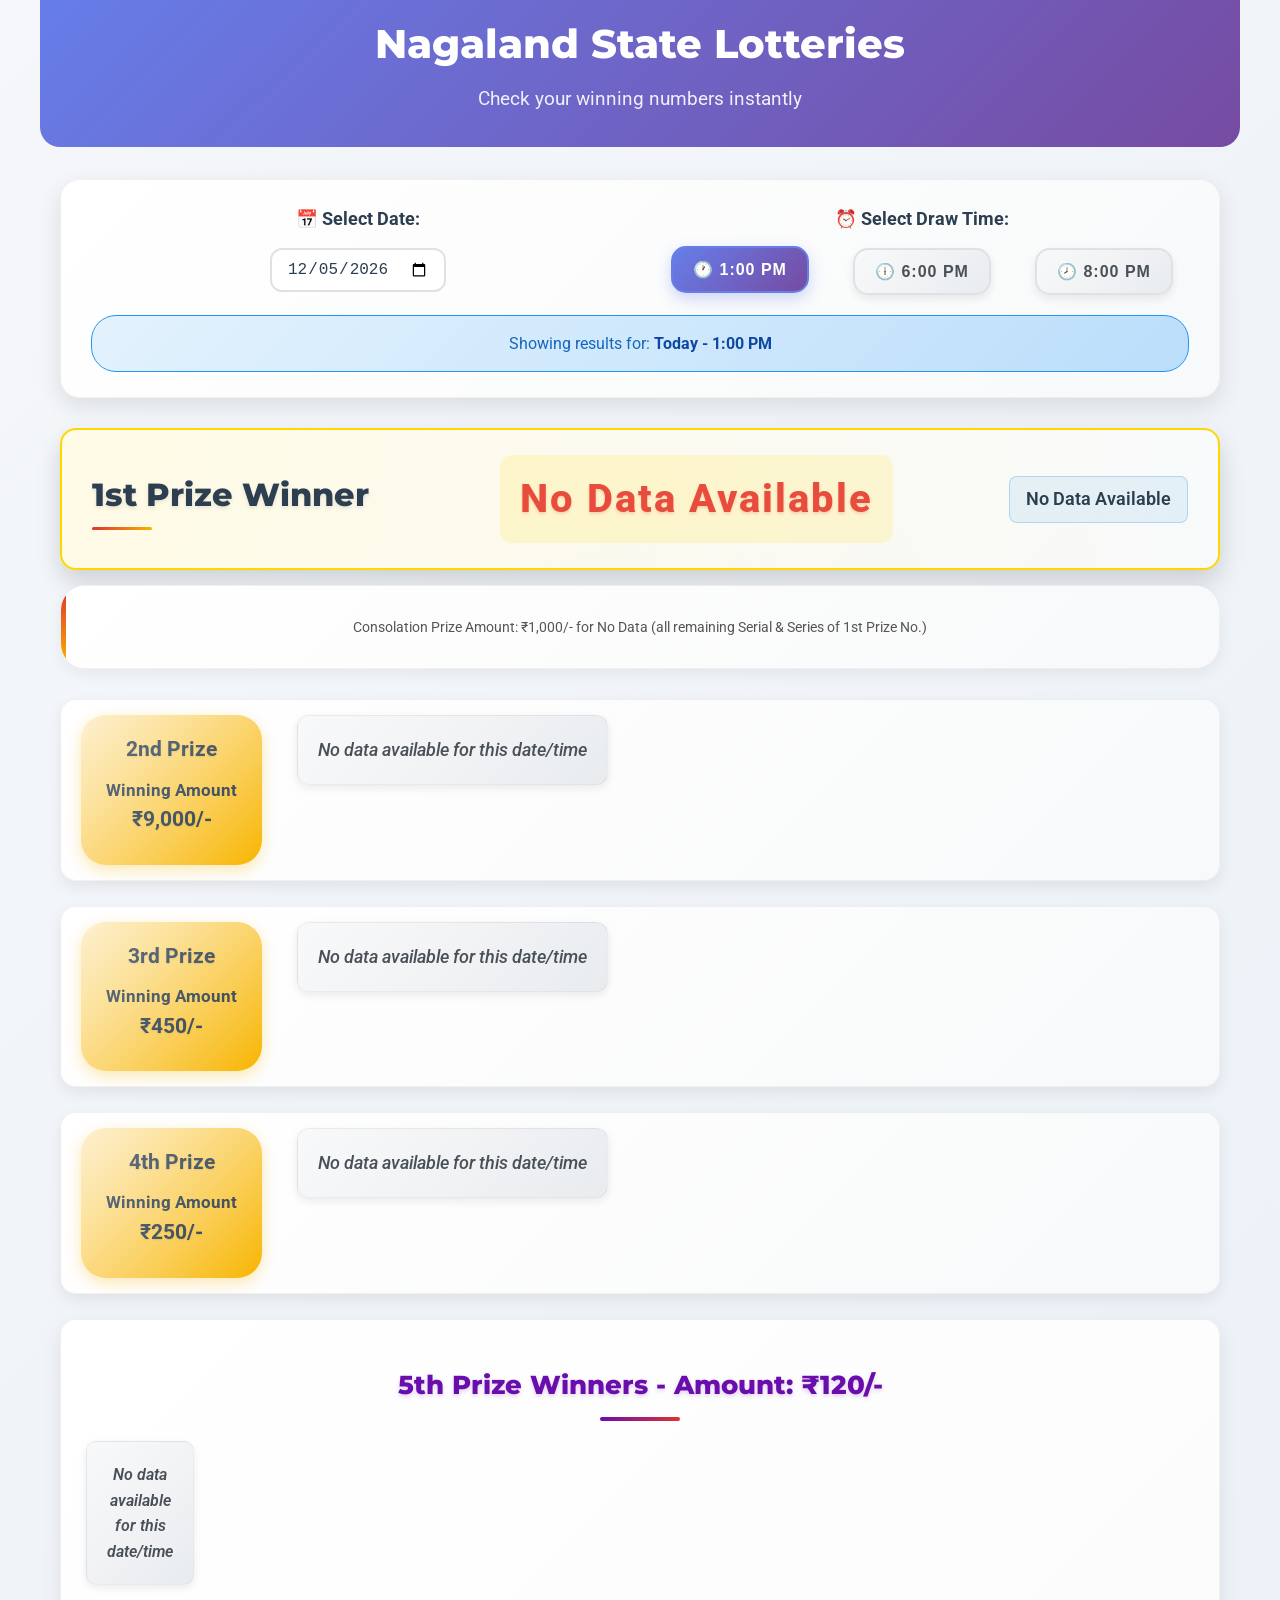
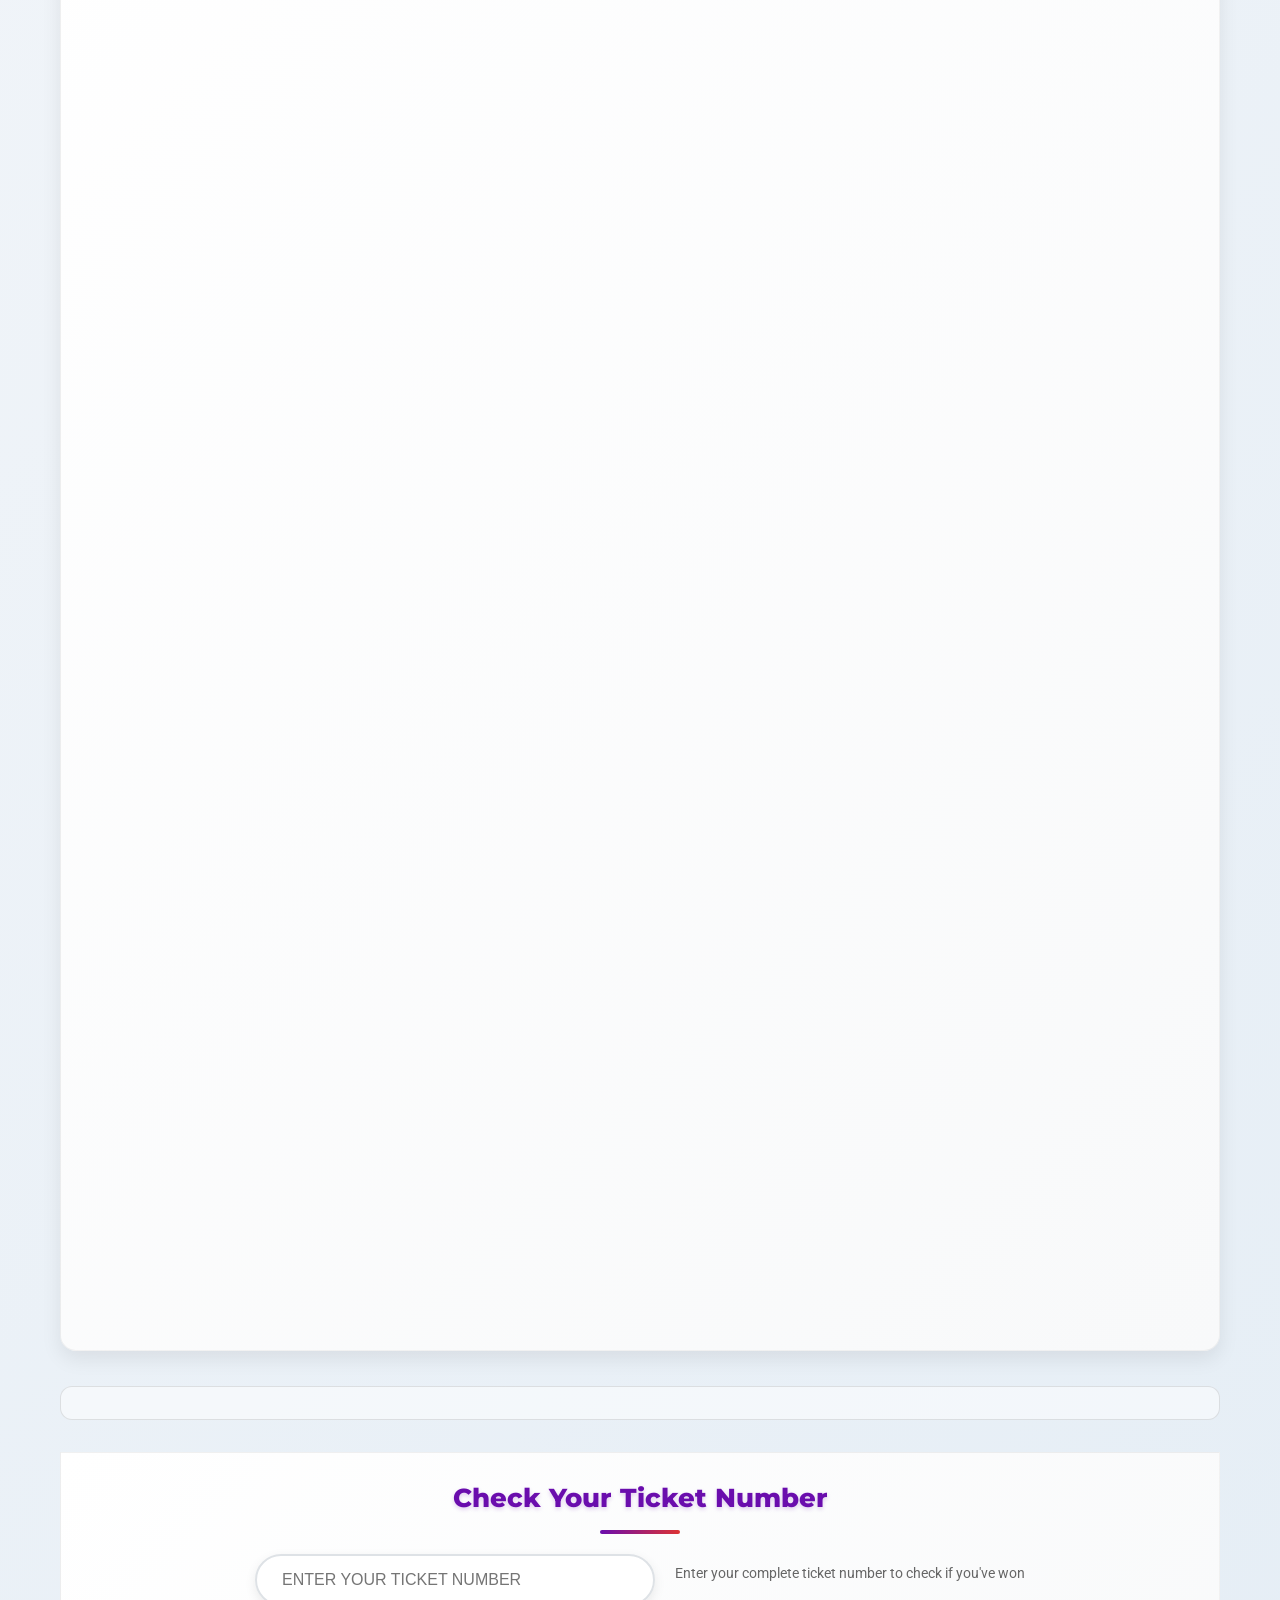
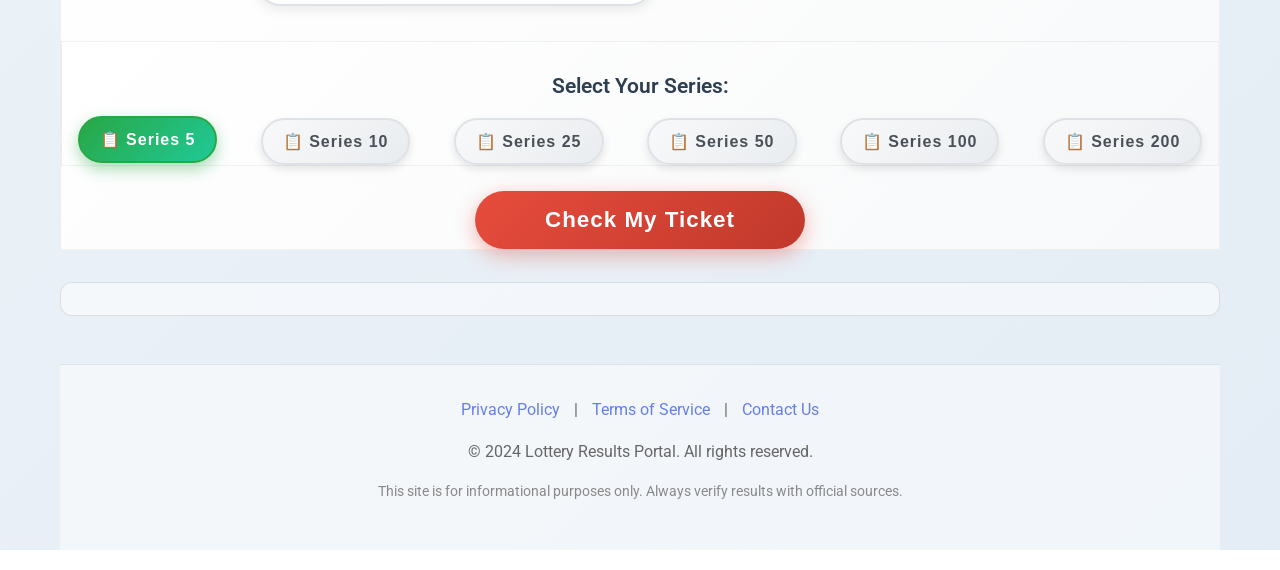
<file: index.html>
<!DOCTYPE html>
<html lang="en">
<head>
  <meta charset="UTF-8">
  <meta name="viewport" content="width=device-width, initial-scale=1.0, maximum-scale=1.0, user-scalable=yes, shrink-to-fit=no">
  <!-- Force mobile viewport -->
  <meta name="mobile-web-app-capable" content="yes">
  <meta name="format-detection" content="telephone=no">
  <meta name="apple-mobile-web-app-capable" content="yes">
  <meta name="apple-mobile-web-app-status-bar-style" content="black-translucent">
  <style>
    /* EMERGENCY MOBILE FIX - HIGHEST PRIORITY */
    @media screen and (max-width: 768px) {
      html { 
        font-size: 16px !important;
        -webkit-text-size-adjust: 100% !important;
        -moz-text-size-adjust: 100% !important;
        -ms-text-size-adjust: 100% !important;
        text-size-adjust: 100% !important;
      }
      body {
        font-size: 16px !important;
        line-height: 1.5 !important;
        font-family: -apple-system, BlinkMacSystemFont, 'Segoe UI', Roboto, sans-serif !important;
        padding: 0 15px !important;
        margin: 0 auto !important;
        max-width: 100% !important;
        width: 100% !important;
        overflow-x: hidden !important;
        -webkit-font-smoothing: antialiased !important;
        -moz-osx-font-smoothing: grayscale !important;
      }
      .first-prize {
        flex-direction: column !important;
        text-align: center !important;
        padding: 20px !important;
      }
      .first-prize .number {
        font-size: 1.8rem !important;
        margin: 10px 0 !important;
      }
      .prize-row {
        flex-direction: column !important;
        padding: 15px !important;
      }
      .prize-info {
        margin-right: 0 !important;
        margin-bottom: 15px !important;
        width: 100% !important;
      }
      .prize-numbers {
        display: grid !important;
        grid-template-columns: repeat(auto-fit, minmax(60px, 1fr)) !important;
        gap: 8px !important;
        margin-left: 0 !important;
      }
      .prize-numbers span {
        padding: 8px 6px !important;
        font-size: 0.9rem !important;
        min-width: 50px !important;
      }
      .series-buttons {
        display: grid !important;
        grid-template-columns: repeat(auto-fit, minmax(90px, 1fr)) !important;
        gap: 10px !important;
      }
      .time-buttons {
        display: flex !important;
        flex-wrap: wrap !important;
        gap: 8px !important;
      }
      .time-btn {
        flex: 1 !important;
        min-width: 90px !important;
        padding: 12px 8px !important;
        font-size: 0.9rem !important;
      }
      .input-group {
        flex-direction: column !important;
        gap: 15px !important;
      }
      #ticket-input {
        width: 100% !important;
        max-width: 100% !important;
        padding: 15px !important;
        font-size: 16px !important;
      }
      .selection-container {
        grid-template-columns: 1fr !important;
        gap: 20px !important;
      }
      header h1 {
        font-size: 2rem !important;
      }
      h2 {
        font-size: 1.5rem !important;
      }
      h3 {
        font-size: 1.3rem !important;
      }
    }
  </style>
  <meta http-equiv="X-UA-Compatible" content="IE=edge">
  <meta name="format-detection" content="telephone=no">
  <meta name="theme-color" content="#667eea">
  <meta name="apple-mobile-web-app-capable" content="yes">
  <meta name="apple-mobile-web-app-status-bar-style" content="default">
  <meta name="apple-mobile-web-app-title" content="Lottery Checker">
  <meta name="description" content="Check your lottery results instantly. View winning numbers for all prize categories including 1st, 2nd, 3rd, 4th, and 5th prizes. Fast, accurate lottery number checker.">
  <meta name="keywords" content="lottery results, winning numbers, prize check, lottery checker, draw results, winning tickets">
  <meta name="author" content="Lottery Results Portal">
  <meta name="robots" content="index, follow">
  <meta property="og:title" content="Lottery Results - Check Your Winning Numbers">
  <meta property="og:description" content="Instant lottery results checker. Find out if you've won with our comprehensive prize verification system.">
  <meta property="og:type" content="website">
  <meta name="twitter:card" content="summary">
  <meta http-equiv="Cache-Control" content="no-cache, no-store, must-revalidate">
  <meta http-equiv="Pragma" content="no-cache">
  <meta http-equiv="Expires" content="0">
  <title>Lottery Results - Check Your Winning Numbers | Official Draw Results</title>
  <link rel="stylesheet" href="common.css?v=20250816">
  <link rel="stylesheet" href="styles.css?v=20250816">
  <link rel="stylesheet" href="browser-compatibility.css?v=20250816">
  <link rel="stylesheet" href="mobile-optimization.css?v=20250816">
  <link rel="stylesheet" href="color-fix.css?v=20250816">
  <link rel="stylesheet" href="loading-effects.css?v=20250816">
  <link rel="canonical" href="https://yoursite.com/">
  <link rel="manifest" href="manifest.json">
  <link rel="icon" type="image/x-icon" href="favicon.ico">
  <script async src="https://pagead2.googlesyndication.com/pagead/js/adsbygoogle.js?client=ca-pub-XXXXXXXXXX" crossorigin="anonymous"></script>
</head>
<body>
  <header>
    <h1>Nagaland State Lotteries</h1>
    <p>Check your winning numbers instantly</p>
  </header>
  
  <main>
    <!-- Date and Time Selection -->
    <section class="date-time-selection" aria-label="Select Date and Time">
      <div class="selection-container">
        <div class="date-selection">
          <label for="date-picker">📅 Select Date:</label>
          <div class="date-input-wrapper">
            <input type="date" id="date-picker" />
          </div>
        </div>
        
        <div class="time-selection">
          <label>⏰ Select Draw Time:</label>
          <div class="time-buttons">
            <button class="time-btn active" data-time="13:00">🕐 1:00 PM</button>
            <button class="time-btn" data-time="18:00">🕕 6:00 PM</button>
            <button class="time-btn" data-time="20:00">🕗 8:00 PM</button>
          </div>
        </div>
      </div>
      
      <div class="current-selection">
        <span id="selected-info">Showing results for: <strong id="current-date-time">Today - 1:00 PM</strong></span>
      </div>
    </section>

    <section class="first-prize" aria-label="First Prize Results">
      <h2>1st Prize Winner</h2>
      <div class="number" id="first-prize-number">65L29688</div>
      <div class="time" id="draw-datetime">Latest Draw</div>
    </section>
    <section class="first-prize-desc" aria-label="Consolation Prize Information">
      <p>Consolation Prize Amount: ₹1,000/- for <span id="consolation-number">29688</span> (all remaining Serial & Series of 1st Prize No.)</p>
    </section>

    <section class="prize-row" aria-label="Second Prize Results">
      <div class="prize-info">
        <strong>2nd Prize</strong>
        <span>Winning Amount</span>
        <strong>₹9,000/-</strong>
      </div>
      <div class="prize-numbers" id="second-prize-numbers">
        <span>04347</span><span>17943</span><span>18402</span><span>21140</span><span>34235</span>
        <span>47484</span><span>55668</span><span>85007</span><span>86622</span><span>98536</span>
      </div>
    </section>

    <section class="prize-row" aria-label="Third Prize Results">
      <div class="prize-info">
        <strong>3rd Prize</strong>
        <span>Winning Amount</span>
        <strong>₹450/-</strong>
      </div>
      <div class="prize-numbers" id="third-prize-numbers">
        <span>0480</span><span>1142</span><span>1510</span><span>4697</span><span>4888</span>
        <span>5421</span><span>5786</span><span>6929</span><span>8269</span><span>9784</span>
      </div>
    </section>

    <section class="prize-row" aria-label="Fourth Prize Results">
      <div class="prize-info">
        <strong>4th Prize</strong>
        <span>Winning Amount</span>
        <strong>₹250/-</strong>
      </div>
      <div class="prize-numbers" id="fourth-prize-numbers">
        <span>0718</span><span>1333</span><span>3925</span><span>3962</span><span>4938</span>
        <span>5498</span><span>5616</span><span>7592</span><span>9550</span><span>9858</span>
      </div>
    </section>

    <section class="fifth-prize" aria-label="Fifth Prize Results">
      <h3>5th Prize Winners - Amount: ₹120/-</h3>
      <div class="fifth-prize-grid" id="fifth-prize-numbers">
        <!-- Numbers will be loaded dynamically from JSON -->
      </div>
    </section>

    <!-- AdSense Ad Unit 1 -->
    <div class="ad-container">
      <ins class="adsbygoogle"
           style="display:block"
           data-ad-client="ca-pub-XXXXXXXXXX"
           data-ad-slot="XXXXXXXXXX"
           data-ad-format="auto"
           data-full-width-responsive="true"></ins>
      <script>
           (adsbygoogle = window.adsbygoogle || []).push({});
      </script>
    </div>

    <section class="ticket-checker" aria-label="Ticket Number Checker">
      <h3>Check Your Ticket Number</h3>
      <div class="input-group">
        <label for="ticket-input" class="sr-only">Enter your ticket number</label>
        <input type="text" id="ticket-input" placeholder="Enter your ticket number" aria-describedby="ticket-help">
        <small id="ticket-help">Enter your complete ticket number to check if you've won</small>
      </div>
  
      <div class="series-selection">
        <h4>Select Your Series:</h4>
        <div class="series-buttons">
          <button class="series-btn active" data-series="5">📋 Series 5</button>
          <button class="series-btn" data-series="10">📋 Series 10</button>
          <button class="series-btn" data-series="25">📋 Series 25</button>
          <button class="series-btn" data-series="50">📋 Series 50</button>
          <button class="series-btn" data-series="100">📋 Series 100</button>
          <button class="series-btn" data-series="200">📋 Series 200</button>
        </div>
      </div>
      <button onclick="checkTicket()" type="button">Check My Ticket</button>
      
      <div id="result" aria-live="polite"></div>
    </section>
    
    <!-- AdSense Ad Unit 2 -->
    <div class="ad-container">
      <ins class="adsbygoogle"
           style="display:block"
           data-ad-client="ca-pub-XXXXXXXXXX"
           data-ad-slot="XXXXXXXXXX"
           data-ad-format="auto"
           data-full-width-responsive="true"></ins>
      <script>
           (adsbygoogle = window.adsbygoogle || []).push({});
      </script>
    </div>
  </main>

  <footer>
    <div style="text-align: center; margin-bottom: 15px;">
      <a href="privacy-policy.html" style="margin: 0 10px; color: #666; text-decoration: none;">Privacy Policy</a> |
      <a href="terms-of-service.html" style="margin: 0 10px; color: #666; text-decoration: none;">Terms of Service</a> |
      <a href="contact.html" style="margin: 0 10px; color: #666; text-decoration: none;">Contact Us</a>
    </div>
    <p>&copy; 2024 Lottery Results Portal. All rights reserved.</p>
    <p style="font-size: 0.9rem; color: #888;">This site is for informational purposes only. Always verify results with official sources.</p>
  </footer>

  <!-- Browser compatibility scripts -->
  <script src="polyfills.js"></script>
  <script src="utils.js"></script>
  <script src="loading-utils.js"></script>
  <script src="draws-data.js"></script>
  
  <!-- Detect if modern JS is supported, fallback to ES5 -->
  <script>
    // Feature detection for modern JS support
    if (typeof Promise === 'undefined' || typeof fetch === 'undefined' || typeof Array.prototype.includes === 'undefined') {
      // Load ES5 compatible version
      document.write('<script src="script-es5.js"><\/script>');
    } else {
      // Load modern version
      document.write('<script src="script.js"><\/script>');
    }
  </script>
  
  <!-- Fallback for very old browsers -->
  <noscript>
    <p>This website requires JavaScript to function properly. Please enable JavaScript in your browser.</p>
  </noscript>
</body>
</html>
</file>
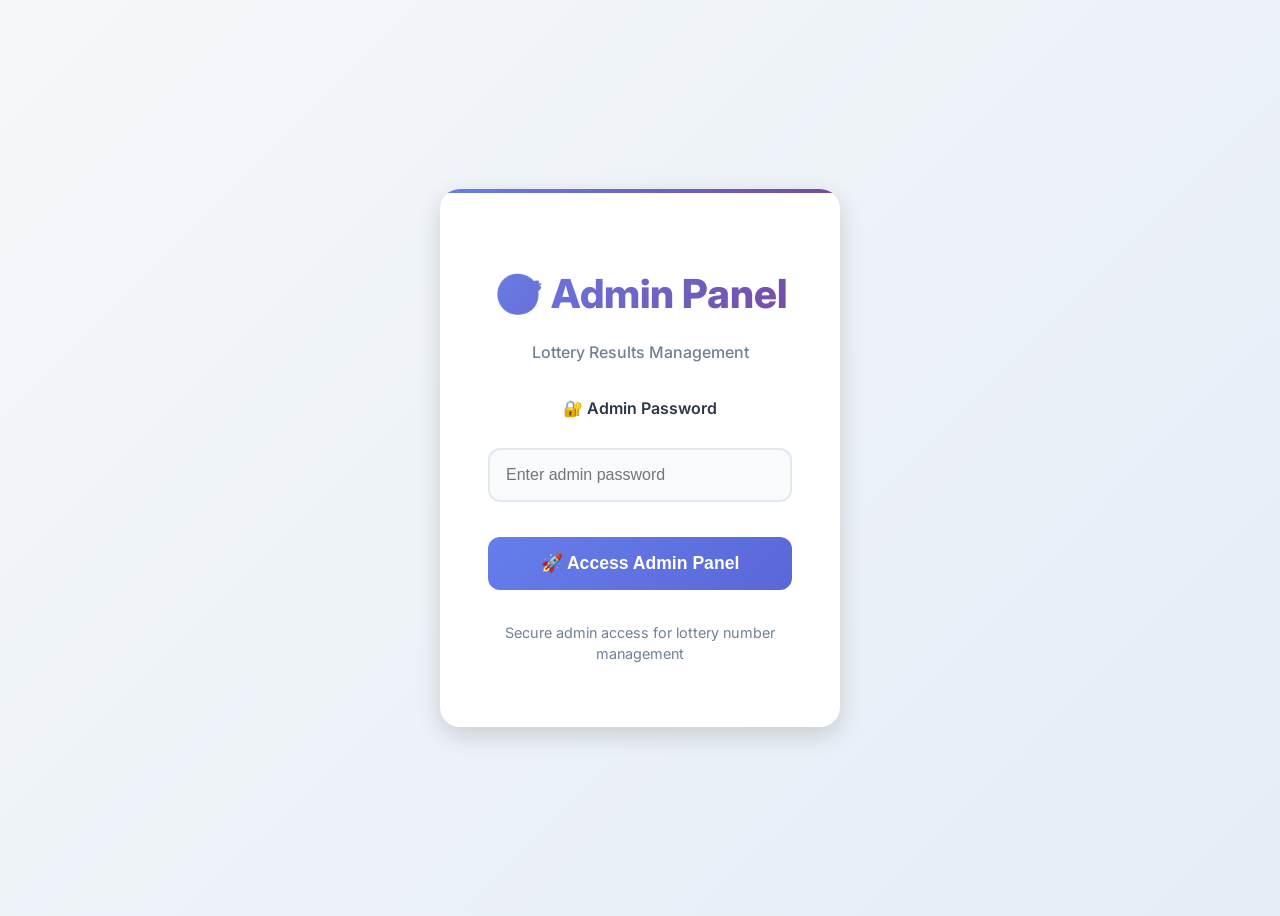
<file: admin.html>
<!DOCTYPE html>
<html lang="en">
<head>
    <meta charset="UTF-8">
    <meta name="viewport" content="width=device-width, initial-scale=1.0, user-scalable=yes">
    <meta http-equiv="X-UA-Compatible" content="IE=edge">
    <meta name="format-detection" content="telephone=no">
    <meta name="theme-color" content="#2c3e50">
    <meta name="apple-mobile-web-app-capable" content="yes">
    <meta name="apple-mobile-web-app-status-bar-style" content="default">
    <meta name="apple-mobile-web-app-title" content="Lottery Admin">
    <title>Lottery Results Admin Panel</title>
    <link rel="stylesheet" href="common.css">
    <link rel="stylesheet" href="admin-styles.css">
    <link rel="stylesheet" href="browser-compatibility.css">
    <link rel="stylesheet" href="mobile-optimization.css">
    <link rel="stylesheet" href="loading-effects.css">
    <link rel="icon" type="image/x-icon" href="favicon.ico">
</head>
<body>
    <!-- Login Screen -->
    <div id="login-screen" class="login-container">
        <div class="login-box">
            <div class="admin-logo">
                <h1>🎯 Admin Panel</h1>
                <p>Lottery Results Management</p>
            </div>
            <form id="login-form">
                <div class="input-group">
                    <label for="admin-password">🔐 Admin Password</label>
                    <input type="password" id="admin-password" placeholder="Enter admin password" required>
                </div>
                <button type="submit" class="login-btn">
                    <span class="btn-text">🚀 Access Admin Panel</span>
                </button>
            </form>
            <div class="login-footer">
                <p>Secure admin access for lottery number management</p>
            </div>
        </div>
    </div>

    <!-- Admin Dashboard -->
    <div id="admin-dashboard" class="dashboard-container" style="display: none;">
        <!-- Header -->
        <header class="admin-header">
            <div class="header-left">
                <h1>🎯 Lottery Admin Panel</h1>
                <p>Manage draw results and site settings</p>
            </div>
            <div class="header-right">
                <span id="last-update" class="update-time">Last update: Never</span>
                <button id="logout-btn" class="logout-btn">🚪 Logout</button>
            </div>
        </header>

        <!-- Navigation Tabs -->
        <nav class="admin-nav">
            <button class="nav-tab active" data-tab="results">📊 Update Results</button>
            <button class="nav-tab" data-tab="history">📋 History</button>
            <button class="nav-tab" data-tab="analytics">📈 Analytics</button>
            <button class="nav-tab" data-tab="settings">⚙️ Settings</button>
        </nav>

        <!-- Results Update Tab -->
        <div id="results-tab" class="tab-content active">
            <div class="admin-section">
                <div class="section-header">
                    <h2>🏆 Update Lottery Results</h2>
                    <div class="quick-actions">
                        <button id="load-current" class="action-btn">📥 Load Current Data</button>
                        <button id="clear-form" class="action-btn">🗑️ Clear Form</button>
                        <button id="import-from-text" class="action-btn">📄 Import from Text</button>
                    </div>
                </div>

                <form id="lottery-form">
                    <!-- Draw Info Section -->
                    <div class="form-section">
                        <h3>📅 Draw Information</h3>
                        <div class="form-grid">
                            <div class="form-group">
                                <label for="draw-date">Draw Date</label>
                                <input type="date" id="draw-date" required>
                            </div>
                            <div class="form-group">
                                <label for="draw-time">Draw Time</label>
                                <select id="draw-time" required>
                                    <option value="13:00">1:00 PM</option>
                                    <option value="18:00">6:00 PM</option>
                                    <option value="20:00">8:00 PM</option>
                                </select>
                            </div>
                        </div>
                        <div class="time-selector">
                            <label>🕐 Quick Time Selection:</label>
                            <div class="quick-time-buttons">
                                <button type="button" class="quick-time-btn active" data-time="13:00">📅 1:00 PM Draw</button>
                                <button type="button" class="quick-time-btn" data-time="18:00">🌅 6:00 PM Draw</button>
                                <button type="button" class="quick-time-btn" data-time="20:00">🌙 8:00 PM Draw</button>
                            </div>
                        </div>
                    </div>

                    <!-- First Prize Section -->
                    <div class="form-section">
                        <h3>🥇 First Prize</h3>
                        <div class="form-group">
                            <label for="first-prize">First Prize Number (Format: 65L29688)</label>
                            <input type="text" id="first-prize" placeholder="Enter first prize number" 
                                   pattern="[0-9]{2}[A-Z][0-9]{5}" maxlength="8" required>
                            <small>Format: 2 digits + 1 letter + 5 digits</small>
                        </div>
                        <div class="form-group">
                            <label for="consolation">Consolation Number (Last 5 digits)</label>
                            <input type="text" id="consolation" placeholder="Auto-generated" readonly>
                        </div>
                    </div>

                    <!-- Second Prize Section -->
                    <div class="form-section">
                        <h3>🥈 Second Prize (₹9,000/- each) - 10 Numbers Required</h3>
                        <div class="import-textarea-container">
                            <label for="second-textarea">Paste numbers (one per line or comma-separated):</label>
                            <textarea id="second-textarea" class="import-textarea" placeholder="Enter 10 five-digit numbers (e.g., 04347, 17943, ...)" rows="3"></textarea>
                            <button type="button" id="import-second" class="import-btn">📥 Import Second Prize Numbers</button>
                        </div>
                        <div class="prize-grid" id="second-prize-grid">
                            <!-- Will be populated by JavaScript -->
                        </div>
                    </div>

                    <!-- Third Prize Section -->
                    <div class="form-section">
                        <h3>🥉 Third Prize (₹450/- each) - 10 Numbers Required</h3>
                        <div class="import-textarea-container">
                            <label for="third-textarea">Paste numbers (one per line or comma-separated):</label>
                            <textarea id="third-textarea" class="import-textarea" placeholder="Enter 10 four-digit numbers (e.g., 0480, 1142, ...)" rows="3"></textarea>
                            <button type="button" id="import-third" class="import-btn">📥 Import Third Prize Numbers</button>
                        </div>
                        <div class="prize-grid" id="third-prize-grid">
                            <!-- Will be populated by JavaScript -->
                        </div>
                    </div>

                    <!-- Fourth Prize Section -->
                    <div class="form-section">
                        <h3>🏅 Fourth Prize (₹250/- each) - 10 Numbers Required</h3>
                        <div class="import-textarea-container">
                            <label for="fourth-textarea">Paste numbers (one per line or comma-separated):</label>
                            <textarea id="fourth-textarea" class="import-textarea" placeholder="Enter 10 four-digit numbers (e.g., 0718, 1333, ...)" rows="3"></textarea>
                            <button type="button" id="import-fourth" class="import-btn">📥 Import Fourth Prize Numbers</button>
                        </div>
                        <div class="prize-grid" id="fourth-prize-grid">
                            <!-- Will be populated by JavaScript -->
                        </div>
                    </div>

                    <!-- Fifth Prize Section -->
                    <div class="form-section">
                        <h3>🎖️ Fifth Prize (₹120/- each) - 100 Numbers Required</h3>
                        <div class="import-textarea-container">
                            <label for="fifth-textarea">Paste numbers (one per line or comma-separated):</label>
                            <textarea id="fifth-textarea" class="import-textarea" placeholder="Enter 100 four-digit numbers (e.g., 0145, 1572, ...)" rows="8"></textarea>
                            <button type="button" id="import-fifth" class="import-btn">📥 Import Fifth Prize Numbers</button>
                        </div>
                        <div class="fifth-prize-container">
                            <div class="prize-grid-large" id="fifth-prize-grid">
                                <!-- Will be populated by JavaScript -->
                            </div>
                        </div>
                    </div>

                    <!-- Action Buttons -->
                    <div class="form-actions">
                        <button type="button" id="preview-btn" class="preview-btn">👁️ Preview Changes</button>
                        <button type="submit" id="save-btn" class="save-btn">💾 Save & Update</button>
                        <button type="button" id="reset-btn" class="reset-btn">🔄 Reset Form</button>
                    </div>
                </form>
            </div>
        </div>

        <!-- History Tab -->
        <div id="history-tab" class="tab-content">
            <div class="admin-section">
                <div class="section-header">
                    <h2>📋 Draw History</h2>
                    <div class="quick-actions">
                        <button id="export-history" class="action-btn">📤 Export History</button>
                        <button id="backup-data" class="action-btn">💾 Create Backup</button>
                    </div>
                </div>
                <div id="history-list" class="history-container">
                    <!-- History will be populated here -->
                </div>
            </div>
        </div>

        <!-- Analytics Tab -->
        <div id="analytics-tab" class="tab-content">
            <div class="admin-section">
                <div class="section-header">
                    <h2>📈 Analytics Dashboard</h2>
                </div>
                <div class="analytics-grid">
                    <div class="stat-card">
                        <h3>🎯 Total Draws</h3>
                        <div class="stat-number" id="total-draws">0</div>
                    </div>
                    <div class="stat-card">
                        <h3>🔥 Most Frequent Numbers</h3>
                        <div id="frequent-numbers" class="number-list">Loading...</div>
                    </div>
                    <div class="stat-card">
                        <h3>📊 Prize Distribution</h3>
                        <div id="prize-stats" class="stats-list">Loading...</div>
                    </div>
                    <div class="stat-card">
                        <h3>⏰ Recent Activity</h3>
                        <div id="recent-activity" class="activity-list">Loading...</div>
                    </div>
                </div>
            </div>
        </div>

        <!-- Settings Tab -->
        <div id="settings-tab" class="tab-content">
            <div class="admin-section">
                <div class="section-header">
                    <h2>⚙️ System Settings</h2>
                </div>
                <div class="settings-grid">
                    <div class="setting-group">
                        <h3>🔐 Security Settings</h3>
                        <div class="form-group">
                            <label for="new-password">Change Admin Password</label>
                            <input type="password" id="new-password" placeholder="Enter new password">
                            <button type="button" id="change-password" class="setting-btn">Update Password</button>
                        </div>
                    </div>
                    <div class="setting-group">
                        <h3>🎨 Display Settings</h3>
                        <div class="form-group">
                            <label for="site-title">Site Title</label>
                            <input type="text" id="site-title" value="Official Lottery Results">
                            <button type="button" id="update-title" class="setting-btn">Update Title</button>
                        </div>
                    </div>
                    <div class="setting-group">
                        <h3>📱 AdSense Settings</h3>
                        <div class="form-group">
                            <label for="adsense-id">Publisher ID</label>
                            <input type="text" id="adsense-id" placeholder="ca-pub-XXXXXXXXXX">
                            <button type="button" id="update-adsense" class="setting-btn">Update AdSense</button>
                        </div>
                    </div>
                </div>
            </div>
        </div>
    </div>

    <!-- Preview Modal -->
    <div id="preview-modal" class="modal-overlay" style="display: none;">
        <div class="modal-content">
            <div class="modal-header">
                <h2>👁️ Preview Changes</h2>
                <button id="close-preview" class="close-btn">✖️</button>
            </div>
            <div class="modal-body" id="preview-content">
                <!-- Preview content will be inserted here -->
            </div>
            <div class="modal-footer">
                <button id="confirm-save" class="confirm-btn">✅ Confirm & Save</button>
                <button id="cancel-preview" class="cancel-btn">❌ Cancel</button>
            </div>
        </div>
    </div>

    <!-- Success/Error Notifications -->
    <div id="notification" class="notification" style="display: none;"></div>

    <!-- Browser compatibility scripts -->
    <script src="polyfills.js"></script>
    <script src="utils.js"></script>
    <script src="loading-utils.js"></script>
    
    <!-- Feature detection for admin script -->
    <script>
      // Feature detection for modern JS support
      if (typeof Promise === 'undefined' || typeof fetch === 'undefined' || typeof Array.prototype.includes === 'undefined') {
        // Load ES5 compatible version if needed (would need to be created)
        document.write('<script src="admin-script.js"><\/script>');
        console.warn('Loading admin script on older browser - some features may be limited');
      } else {
        // Load modern version
        document.write('<script src="admin-script.js"><\/script>');
      }
    </script>
    
    <!-- Fallback for very old browsers -->
    <noscript>
      <p>This admin panel requires JavaScript to function. Please enable JavaScript in your browser.</p>
    </noscript>
</body>
</html>
</file>
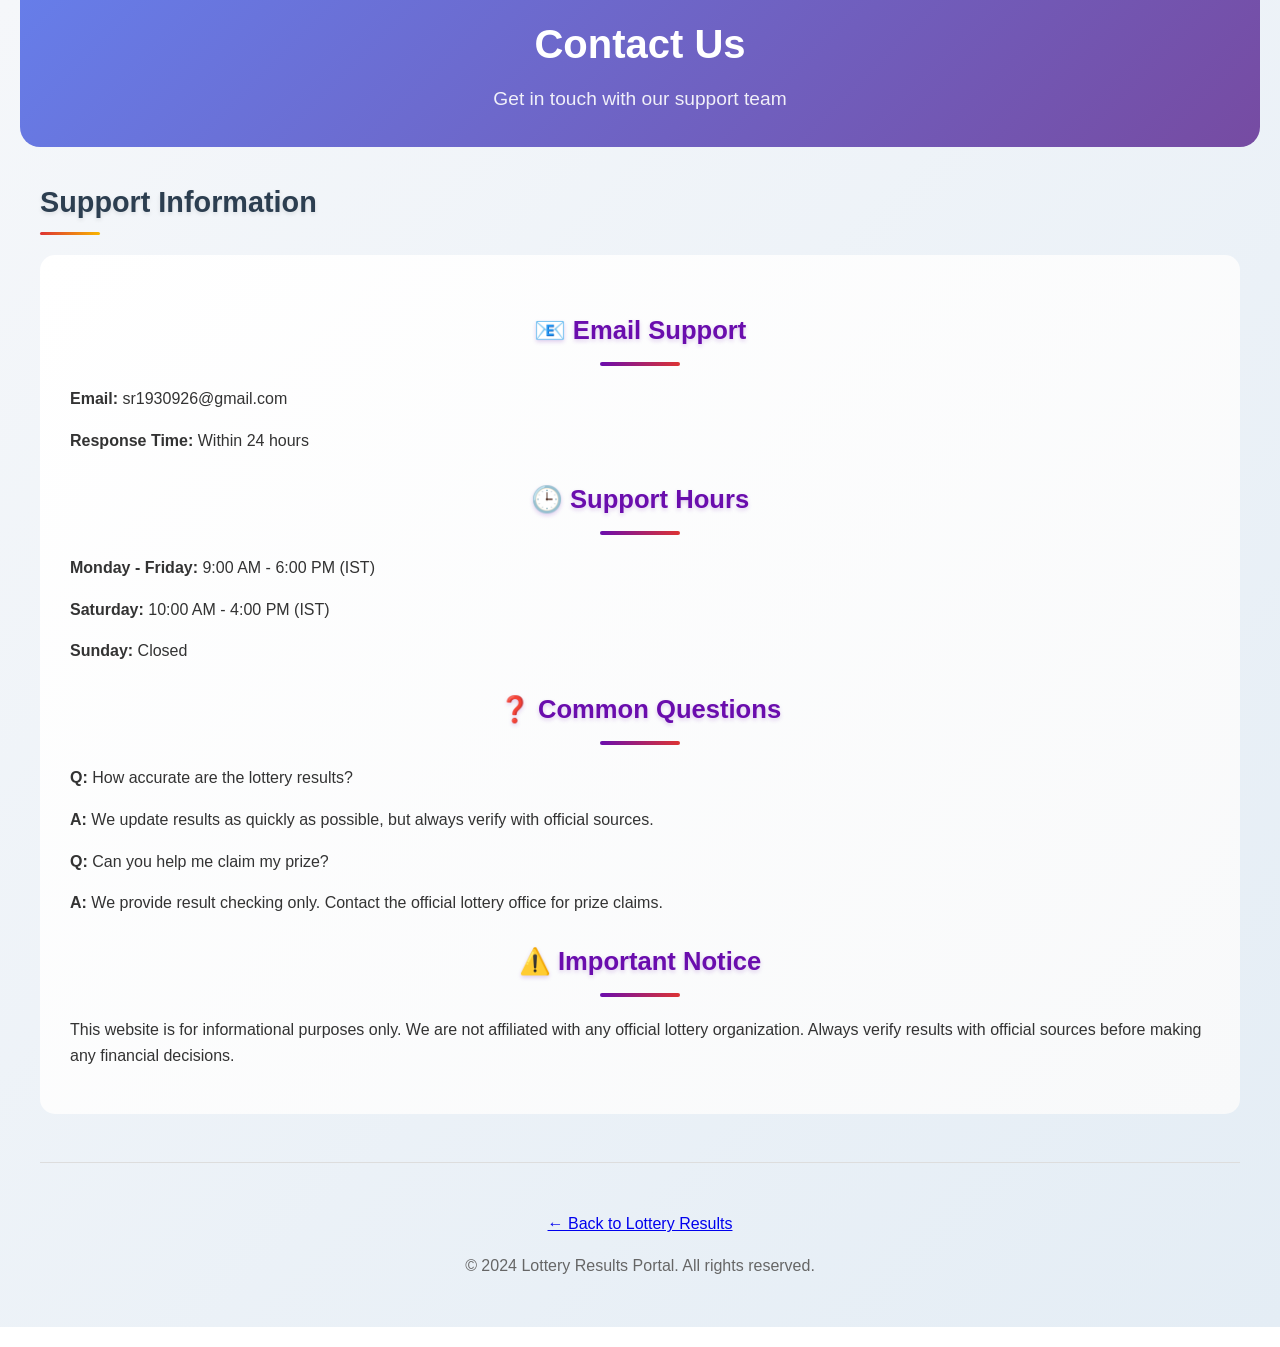
<file: contact.html>
<!DOCTYPE html>
<html lang="en">
<head>
    <meta charset="UTF-8">
    <meta name="viewport" content="width=device-width, initial-scale=1.0">
    <title>Contact Us - Lottery Results Portal</title>
    <link rel="stylesheet" href="styles.css">
</head>
<body>
    <header>
        <h1>Contact Us</h1>
        <p>Get in touch with our support team</p>
    </header>
    
    <main>
        <section>
            <h2>Support Information</h2>
            <div style="background: linear-gradient(135deg, #ffffff 0%, #f8f9fa 100%); padding: 30px; border-radius: 15px; margin: 20px 0;">
                <h3>📧 Email Support</h3>
                <p><strong>Email:</strong> sr1930926@gmail.com</p>
                <p><strong>Response Time:</strong> Within 24 hours</p>
                
                <h3>🕒 Support Hours</h3>
                <p><strong>Monday - Friday:</strong> 9:00 AM - 6:00 PM (IST)</p>
                <p><strong>Saturday:</strong> 10:00 AM - 4:00 PM (IST)</p>
                <p><strong>Sunday:</strong> Closed</p>
                
                <h3>❓ Common Questions</h3>
                <p><strong>Q:</strong> How accurate are the lottery results?</p>
                <p><strong>A:</strong> We update results as quickly as possible, but always verify with official sources.</p>
                
                <p><strong>Q:</strong> Can you help me claim my prize?</p>
                <p><strong>A:</strong> We provide result checking only. Contact the official lottery office for prize claims.</p>
                
                <h3>⚠️ Important Notice</h3>
                <p>This website is for informational purposes only. We are not affiliated with any official lottery organization. Always verify results with official sources before making any financial decisions.</p>
            </div>
        </section>
    </main>
    
    <footer>
        <p><a href="index.html">← Back to Lottery Results</a></p>
        <p>&copy; 2024 Lottery Results Portal. All rights reserved.</p>
    </footer>
</body>
</html>
</file>
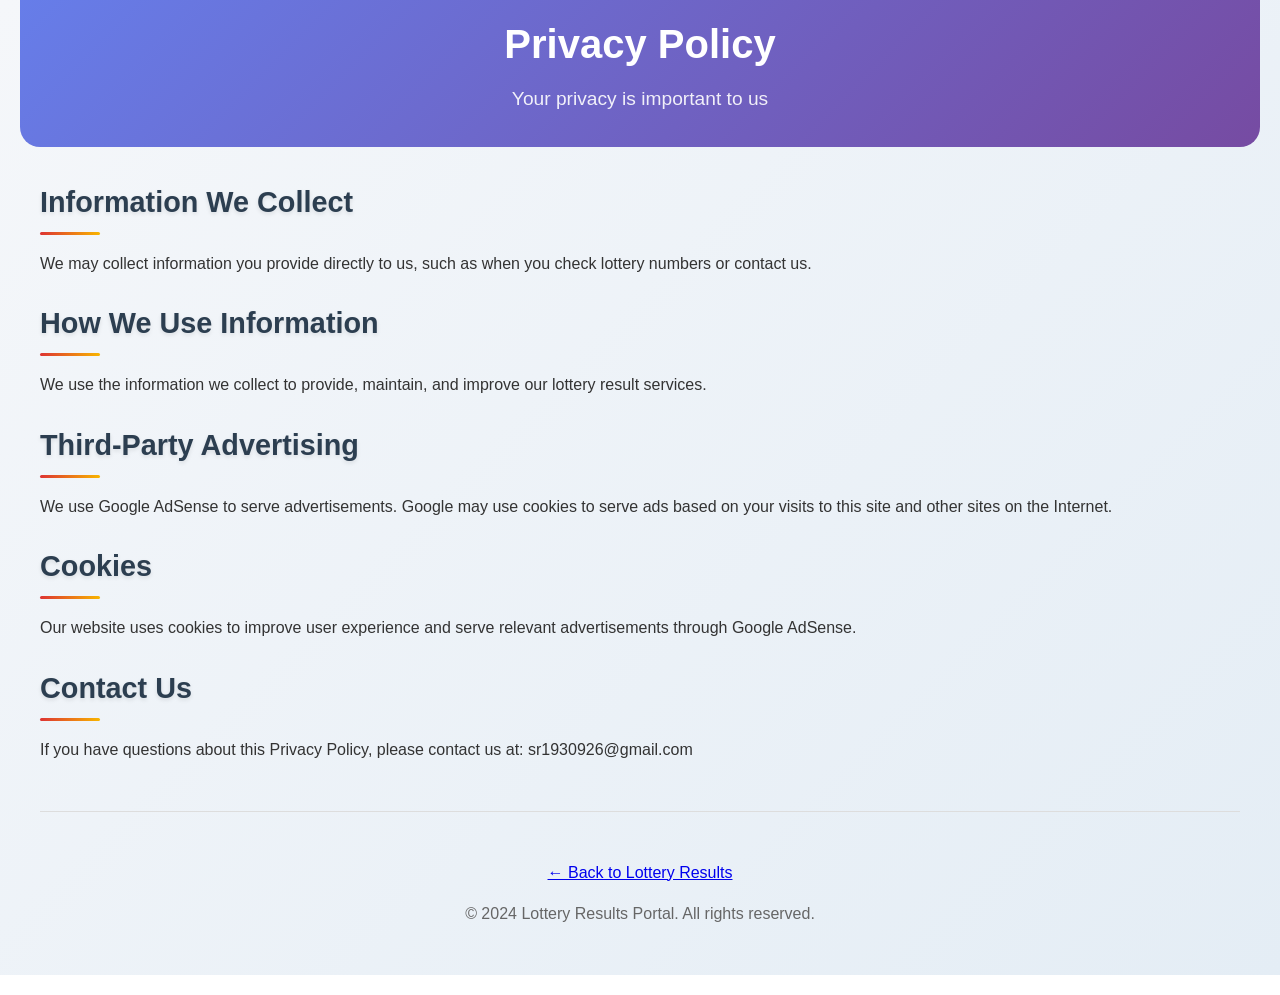
<file: privacy-policy.html>
<!DOCTYPE html>
<html lang="en">
<head>
    <meta charset="UTF-8">
    <meta name="viewport" content="width=device-width, initial-scale=1.0">
    <title>Privacy Policy - Lottery Results Portal</title>
    <link rel="stylesheet" href="styles.css">
</head>
<body>
    <header>
        <h1>Privacy Policy</h1>
        <p>Your privacy is important to us</p>
    </header>
    
    <main>
        <section>
            <h2>Information We Collect</h2>
            <p>We may collect information you provide directly to us, such as when you check lottery numbers or contact us.</p>
            
            <h2>How We Use Information</h2>
            <p>We use the information we collect to provide, maintain, and improve our lottery result services.</p>
            
            <h2>Third-Party Advertising</h2>
            <p>We use Google AdSense to serve advertisements. Google may use cookies to serve ads based on your visits to this site and other sites on the Internet.</p>
            
            <h2>Cookies</h2>
            <p>Our website uses cookies to improve user experience and serve relevant advertisements through Google AdSense.</p>
            
            <h2>Contact Us</h2>
            <p>If you have questions about this Privacy Policy, please contact us at: sr1930926@gmail.com</p>
        </section>
    </main>
    
    <footer>
        <p><a href="index.html">← Back to Lottery Results</a></p>
        <p>&copy; 2024 Lottery Results Portal. All rights reserved.</p>
    </footer>
</body>
</html>
</file>
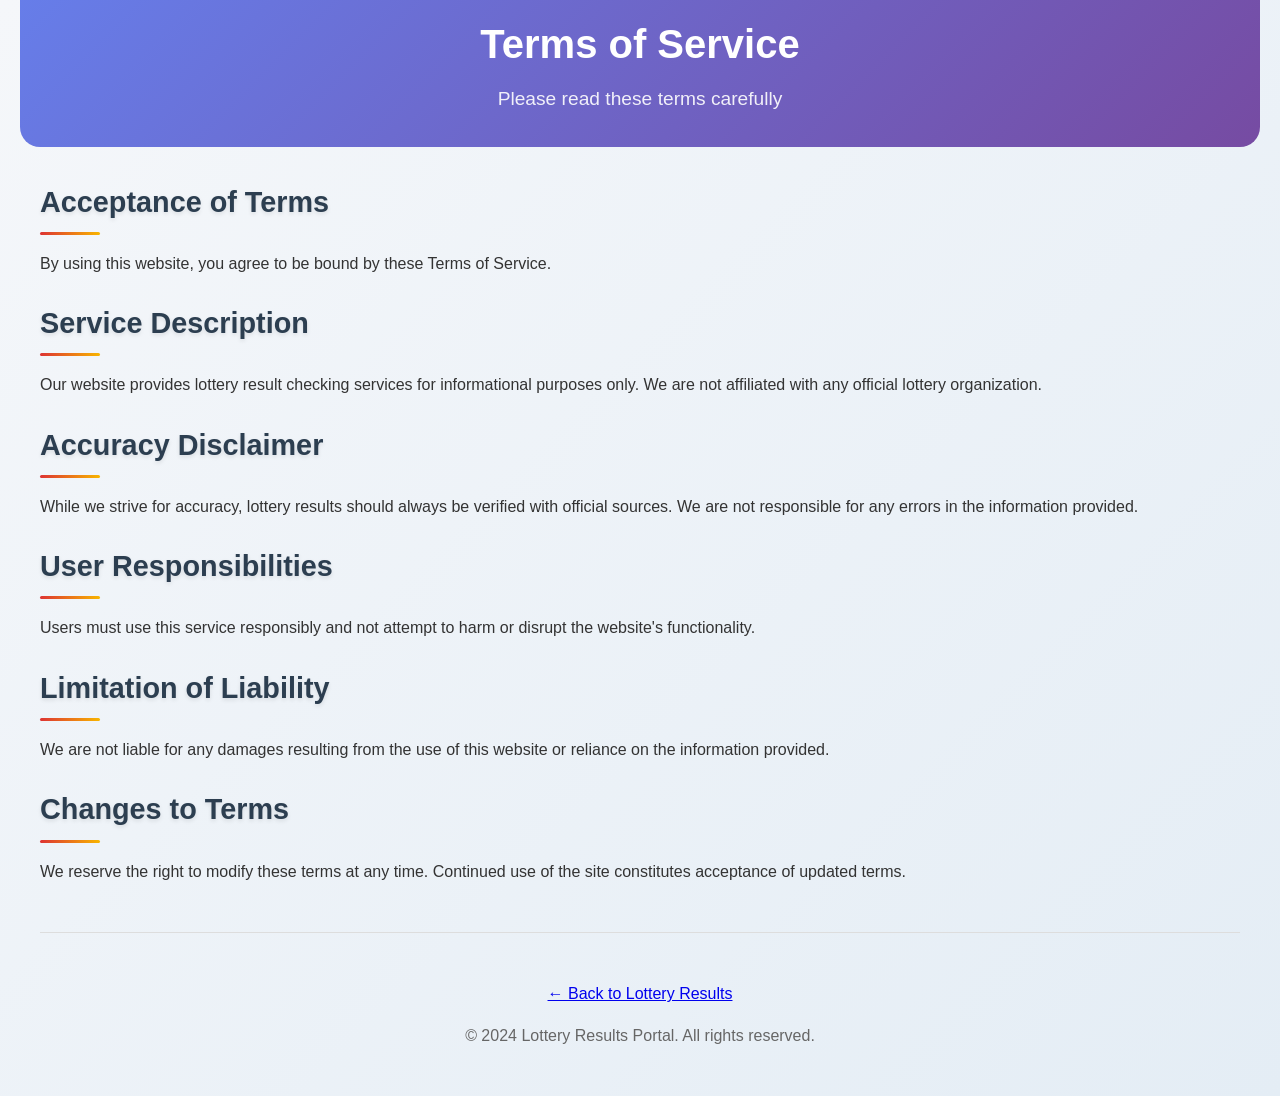
<file: terms-of-service.html>
<!DOCTYPE html>
<html lang="en">
<head>
    <meta charset="UTF-8">
    <meta name="viewport" content="width=device-width, initial-scale=1.0">
    <title>Terms of Service - Lottery Results Portal</title>
    <link rel="stylesheet" href="styles.css">
</head>
<body>
    <header>
        <h1>Terms of Service</h1>
        <p>Please read these terms carefully</p>
    </header>
    
    <main>
        <section>
            <h2>Acceptance of Terms</h2>
            <p>By using this website, you agree to be bound by these Terms of Service.</p>
            
            <h2>Service Description</h2>
            <p>Our website provides lottery result checking services for informational purposes only. We are not affiliated with any official lottery organization.</p>
            
            <h2>Accuracy Disclaimer</h2>
            <p>While we strive for accuracy, lottery results should always be verified with official sources. We are not responsible for any errors in the information provided.</p>
            
            <h2>User Responsibilities</h2>
            <p>Users must use this service responsibly and not attempt to harm or disrupt the website's functionality.</p>
            
            <h2>Limitation of Liability</h2>
            <p>We are not liable for any damages resulting from the use of this website or reliance on the information provided.</p>
            
            <h2>Changes to Terms</h2>
            <p>We reserve the right to modify these terms at any time. Continued use of the site constitutes acceptance of updated terms.</p>
        </section>
    </main>
    
    <footer>
        <p><a href="index.html">← Back to Lottery Results</a></p>
        <p>&copy; 2024 Lottery Results Portal. All rights reserved.</p>
    </footer>
</body>
</html>
</file>
<file: common.css>
/* Common CSS Variables and Utilities */
/* Shared across both main site and admin panel */

/* Import Google Fonts - Using Inter as primary, keeping Roboto/Montserrat for main site */
@import url('https://fonts.googleapis.com/css2?family=Inter:wght@300;400;500;600;700;800&family=Roboto:wght@300;400;500;700&family=Montserrat:wght@600;700;800&display=swap');

/* CSS Custom Properties - Unified color system */
:root {
  /* Primary Colors */
  --primary-color: #667eea;
  --primary-dark: #5a67d8;
  --secondary-color: #764ba2;
  
  /* Semantic Colors */
  --accent-color: #e74c3c;
  --success-color: #28a745;
  --warning-color: #feca57;
  --danger-color: #ef4444;
  --info-color: #3b82f6;
  
  /* Background Colors */
  --light-bg: #f5f7fa;
  --white: #ffffff;
  --card-bg: #ffffff;
  --dark-bg: #1a202c;
  
  /* Text Colors */
  --text-dark: #333;
  --text-primary: #2d3748;
  --text-light: #666;
  --text-secondary: #718096;
  
  /* Border & Shadow */
  --border-light: rgba(0, 0, 0, 0.1);
  --border-color: #e2e8f0;
  --shadow-light: 0 3px 8px rgba(0, 0, 0, 0.06);
  --shadow-sm: 0 2px 4px rgba(0,0,0,0.1);
  --shadow-medium: 0 6px 15px rgba(0, 0, 0, 0.1);
  --shadow-md: 0 4px 8px rgba(0,0,0,0.12);
  --shadow-lg: 0 8px 25px rgba(0,0,0,0.15);
  
  /* Layout */
  --border-radius: 12px;
  --transition: all 0.3s ease;
}

/* Common Reset */
* {
  box-sizing: border-box;
}

/* Common Utility Classes */
.sr-only {
  position: absolute;
  width: 1px;
  height: 1px;
  padding: 0;
  margin: -1px;
  overflow: hidden;
  clip: rect(0, 0, 0, 0);
  white-space: nowrap;
  border: 0;
}

/* Common Button Focus Styles */
:focus {
  outline: 2px solid var(--primary-color);
  outline-offset: 2px;
}

button:focus,
input:focus,
select:focus,
textarea:focus {
  outline: 2px solid var(--primary-color);
  outline-offset: 2px;
}

/* Common Image Optimization */
img {
  max-width: 100%;
  height: auto;
}

/* Common Print Styles */
@media print {
  .ad-container,
  .series-selection,
  .ticket-checker {
    display: none;
  }
  
  body {
    background: white;
    color: black;
  }
}
</file>
<file: styles.css>
/* Main Site Styles - Variables now imported from common.css */

body {
  font-family: 'Roboto', 'Segoe UI', Tahoma, Geneva, Verdana, sans-serif;
  max-width: 1200px;
  margin: 0 auto;
  padding: 0 20px;
  background: linear-gradient(135deg, #f5f7fa 0%, #e4edf5 100%);
  color: #333;
  line-height: 1.6;
  min-height: 100vh;
  font-size: 16px;
}

header {
  text-align: center;
  padding: 2rem 0;
  background: linear-gradient(135deg, #667eea 0%, #764ba2 100%);
  color: white;
  margin: -20px -20px 2rem -20px;
  border-radius: 0 0 20px 20px;
}

header h1 {
  font-family: 'Montserrat', sans-serif;
  font-size: 2.5rem;
  margin: 0 0 0.5rem 0;
  font-weight: 800;
}

header p {
  font-size: 1.2rem;
  margin: 0;
  opacity: 0.9;
}

footer {
  text-align: center;
  padding: 2rem 0;
  margin-top: 3rem;
  border-top: 1px solid #ddd;
  color: #666;
}

.sr-only {
  position: absolute;
  width: 1px;
  height: 1px;
  padding: 0;
  margin: -1px;
  overflow: hidden;
  clip: rect(0, 0, 0, 0);
  white-space: nowrap;
  border: 0;
}

.fifth-prize-grid {
  display: grid;
  grid-template-columns: repeat(auto-fit, minmax(60px, 1fr));
  gap: 8px;
  margin-top: 15px;
}

.fifth-prize-grid span {
  background: linear-gradient(135deg, #f8f9fa 0%, #e9ecef 100%);
  padding: 8px 12px;
  text-align: center;
  border-radius: 10px;
  box-shadow: 0 3px 8px rgba(0, 0, 0, 0.06);
  border: 1px solid rgba(0, 0, 0, 0.03);
  color: #555;
  font-weight: 600;
  transition: all 0.3s ease;
}

.fifth-prize-grid span:hover {
  background: linear-gradient(135deg, #e9ecef 0%, #dee2e6 100%);
  transform: translateY(-1px);
  box-shadow: 0 5px 12px rgba(0, 0, 0, 0.1);
}

#ticket-help {
  display: block;
  margin-top: 8px;
  color: #666;
  font-size: 0.9rem;
  text-align: center;
}

/* AdSense styling */
.ad-container {
  margin: 2rem 0;
  text-align: center;
  padding: 1rem;
  background: rgba(255, 255, 255, 0.5);
  border-radius: 12px;
  border: 1px solid rgba(0, 0, 0, 0.1);
}

/* Performance optimizations */
img {
  max-width: 100%;
  height: auto;
}

/* Accessibility improvements */
:focus {
  outline: 2px solid #667eea;
  outline-offset: 2px;
}

button:focus,
input:focus {
  outline: 2px solid #667eea;
  outline-offset: 2px;
}

/* Print styles */
@media print {
  .ad-container,
  .series-selection,
  .ticket-checker {
    display: none;
  }
  
  body {
    background: white;
    color: black;
  }
}

h1, h2, h3 {
  font-family: 'Montserrat', sans-serif;
  font-weight: 700;
}


h2 {
  font-size: 1.8rem;
  margin-bottom: 15px;
  color: #2c3e50;
  text-shadow: 0 2px 4px rgba(0,0,0,0.1);
  position: relative;
  padding-bottom: 10px;
}

h2:after {
  content: '';
  position: absolute;
  bottom: 0;
  left: 0;
  width: 60px;
  height: 3px;
  background: linear-gradient(90deg, #d33, #f8b500);
  border-radius: 3px;
}

.first-prize {
  display: flex;
  align-items: center;
  justify-content: space-between;
  background: linear-gradient(135deg, #ffffff 0%, #f8f9fa 100%);
  padding: 25px 30px;
  border-radius: 16px;
  box-shadow: 0 12px 25px rgba(0, 0, 0, 0.15);
  margin-bottom: 15px;
  border: 2px solid #ffd700;
  position: relative;
  transition: transform 0.3s ease, box-shadow 0.3s ease;
}

.first-prize:before {
  content: "";
  position: absolute;
  top: 0;
  left: 0;
  width: 100%;
  height: 100%;
  background: linear-gradient(90deg, rgba(255,215,0,0.1) 0%, rgba(255,215,0,0) 100%);
  z-index: 0;
}

.first-prize > * {
  position: relative;
  z-index: 1;
}

.first-prize:hover {
  transform: translateY(-5px);
  box-shadow: 0 15px 30px rgba(0, 0, 0, 0.2);
}

.first-prize h2 {
  font-size: 2rem;
  margin: 0;
  color: #2c3e50;
  text-shadow: 0 2px 4px rgba(0,0,0,0.1);
  position: relative;
  font-weight: 800;
}

.first-prize .number {
  font-weight: 800;
  font-size: 2.5rem;
  margin-left: 15px;
  color: #e74c3c;
  text-shadow: 0 2px 3px rgba(231, 76, 60, 0.2);
  letter-spacing: 2px;
  background: rgba(255, 215, 0, 0.15);
  padding: 12px 20px;
  border-radius: 12px;
}

.first-prize .time {
  font-weight: 600;
  font-size: 1.1rem;
  color: #2c3e50;
  background: rgba(52, 152, 219, 0.1);
  padding: 8px 16px;
  border-radius: 8px;
  border: 1px solid rgba(52, 152, 219, 0.3);
}

.first-prize-desc {
  background: linear-gradient(135deg, #ffffff 0%, #f8f9fa 100%);
  border-radius: 25px;
  padding: 15px 20px;
  font-size: 0.9rem;
  margin-bottom: 30px;
  box-shadow: 0 5px 15px rgba(0, 0, 0, 0.06);
  color: #555;
  border: 1px solid rgba(0, 0, 0, 0.05);
  position: relative;
  overflow: hidden;
  text-align: center;
}

.first-prize-desc:before {
  content: '';
  position: absolute;
  top: 0;
  left: 0;
  width: 5px;
  height: 100%;
  background: linear-gradient(180deg, #d33, #f8b500);
}

.prize-row {
  display: flex;
  align-items: flex-start;
  margin-bottom: 25px;
  background: linear-gradient(135deg, #ffffff 0%, #f8f9fa 100%);
  padding: 15px 20px;
  border-radius: 16px;
  box-shadow: 0 6px 15px rgba(0, 0, 0, 0.07);
  border: 1px solid rgba(0, 0, 0, 0.05);
  transition: transform 0.3s ease, box-shadow 0.3s ease;
}

.prize-row:hover {
  transform: translateY(-2px);
  box-shadow: 0 10px 20px rgba(0, 0, 0, 0.1);
}

.prize-info {
  border-radius: 25px;
  padding: 18px 25px;
  min-width: 150px;
  flex-shrink: 0;
  text-align: center;
  font-size: 1.05rem;
  background: linear-gradient(135deg, #fceabb 0%, #f8b500 100%);
  box-shadow: 0 5px 15px rgba(248, 181, 0, 0.4);
  color: #2c3e50;
  font-weight: 700;
  margin-right: 25px;
  position: relative;
  overflow: hidden;
  transition: transform 0.3s ease;
}

.prize-info:hover {
  transform: scale(1.03);
}

.prize-info:before {
  content: '';
  position: absolute;
  top: 0;
  left: 0;
  width: 100%;
  height: 100%;
  background: linear-gradient(135deg, rgba(255,255,255,0.3) 0%, rgba(255,255,255,0) 100%);
  z-index: 1;
}

.prize-info strong {
  display: block;
  margin-bottom: 10px;
  font-size: 1.3rem;
  text-shadow: 0 1px 2px rgba(0,0,0,0.1);
}

.prize-numbers {
  display: flex;
  flex-wrap: wrap;
  gap: 15px;
  margin-left: 10px;
  font-size: 1.1rem;
  color: #444;
  font-weight: 500;
}

.prize-numbers span {
  flex: 1 1 calc(20% - 12px);
  min-width: 70px;
  padding: 12px 16px;
  background: linear-gradient(135deg, #f8f9fa 0%, #e9ecef 100%);
  border-radius: 12px;
  box-shadow: 0 3px 8px rgba(0, 0, 0, 0.08);
  text-align: center;
  transition: all 0.3s ease;
  border: 1px solid rgba(0, 0, 0, 0.05);
}

.prize-numbers span:hover {
  background: linear-gradient(135deg, #e9ecef 0%, #dee2e6 100%);
  transform: translateY(-2px);
  box-shadow: 0 5px 12px rgba(0, 0, 0, 0.12);
}

.fifth-prize {
  background: linear-gradient(135deg, #ffffff 0%, #f8f9fa 100%);
  border-radius: 16px;
  padding: 20px 25px;
  margin-bottom: 35px;
  box-shadow: 0 8px 20px rgba(0, 0, 0, 0.08);
  color: #333;
  font-weight: 600;
  border: 1px solid rgba(0, 0, 0, 0.05);
}

.fifth-prize-grid {
  display: grid;
  grid-template-columns: repeat(10, 1fr);
  grid-template-rows: repeat(10, 1fr);
  gap: 5px;
  margin-top: 15px;
  grid-auto-flow: column;
}

.fifth-prize-grid span {
  background: linear-gradient(135deg, #f8f9fa 0%, #e9ecef 100%);
  padding: 8px 12px;
  text-align: center;
  border-radius: 10px;
  box-shadow: 0 3px 8px rgba(0, 0, 0, 0.06);
  border: 1px solid rgba(0, 0, 0, 0.03);
  color: #555;
  font-weight: 600;
  transition: all 0.3s ease;
}

.fifth-prize strong {
  display: block;
  margin-bottom: 15px;
  font-size: 1.2rem;
  color: #2c3e50;
  text-align: center;
  padding: 10px;
  background: linear-gradient(135deg, #e3f2fd 0%, #bbdefb 100%);
  border-radius: 12px;
  box-shadow: 0 3px 8px rgba(0, 0, 0, 0.06);
}

table {
  width: 100%;
  border-collapse: separate;
  border-spacing: 5px 7px;
  font-size: 0.95rem;
}

td {
  background: linear-gradient(135deg, #f8f9fa 0%, #e9ecef 100%);
  padding: 8px 12px;
  text-align: center;
  border-radius: 10px;
  box-shadow: 0 3px 8px rgba(0, 0, 0, 0.06);
  border: 1px solid rgba(0, 0, 0, 0.03);
  color: #555;
  font-weight: 600;
  transition: all 0.3s ease;
}

td:hover {
  background: linear-gradient(135deg, #e9ecef 0%, #dee2e6 100%);
  transform: translateY(-1px);
  box-shadow: 0 5px 12px rgba(0, 0, 0, 0.1);
}

h3 {
  color: #6a0dad;
  text-align: center;
  margin-bottom: 20px;
  font-weight: 800;
  font-size: 1.6rem;
  text-shadow: 0 2px 4px rgba(106, 13, 173, 0.2);
  position: relative;
  padding-bottom: 15px;
}

h3:after {
  content: '';
  position: absolute;
  bottom: 0;
  left: 50%;
  transform: translateX(-50%);
  width: 80px;
  height: 4px;
  background: linear-gradient(90deg, #6a0dad, #d33);
  border-radius: 3px;
}

.input-group {
  display: flex;
  justify-content: center;
  gap: 20px;
  margin-bottom: 35px;
  flex-wrap: wrap;
}

input[type="text"] {
  flex: 1;
  padding: 15px 25px;
  border-radius: 35px;
  border: 2px solid #ddd;
  font-size: 1.1rem;
  box-shadow: 0 4px 12px rgba(0, 0, 0, 0.08);
  transition: all 0.3s ease;
  min-width: 200px;
  max-width: 400px;
  text-transform: uppercase;
}

input[type="text"]:focus {
  border-color: #d33;
  outline: none;
  box-shadow: 0 0 0 3px rgba(221, 51, 51, 0.2), 0 6px 15px rgba(221, 51, 51, 0.3);
  transform: translateY(-2px);
}

select {
  border-radius: 35px;
  padding: 15px 25px;
  font-size: 1.1rem;
  width: 120px;
  border: 2px solid #ddd;
  box-shadow: 0 4px 12px rgba(0, 0, 0, 0.08);
  transition: all 0.3s ease;
  background: white;
  cursor: pointer;
}

select:focus {
  border-color: #d33;
  outline: none;
  box-shadow: 0 0 0 3px rgba(221, 51, 51, 0.2), 0 6px 15px rgba(221, 51, 51, 0.3);
  transform: translateY(-2px);
}

button {
  display: block;
  margin: 0 auto;
  background: linear-gradient(135deg, #e74c3c 0%, #c0392b 100%);
  color: white;
  border: none;
  border-radius: 35px;
  padding: 16px 70px;
  font-size: 1.4rem;
  font-weight: 700;
  cursor: pointer;
  box-shadow: 0 6px 15px rgba(231, 76, 60, 0.4);
  transition: all 0.3s ease;
  position: relative;
  overflow: hidden;
  letter-spacing: 1px;
}

button:before {
  content: '';
  position: absolute;
  top: 0;
  left: -100%;
  width: 100%;
  height: 100%;
  background: linear-gradient(90deg, transparent, rgba(255,255,255,0.2), transparent);
  transition: 0.5s;
}

button:hover {
  background: linear-gradient(135deg, #c0392b 0%, #a5281b 100%);
  box-shadow: 0 8px 20px rgba(192, 57, 43, 0.6);
  transform: translateY(-3px);
}

button:hover:before {
  left: 100%;
}

button:active {
  transform: translateY(1px);
  box-shadow: 0 4px 10px rgba(192, 57, 43, 0.4);
}

/* Responsive design */
@media (max-width: 1200px) {
  body {
    max-width: 95%;
    padding: 0 20px;
  }
  
  header {
    margin: -20px -20px 2rem -20px;
  }
}

@media (max-width: 768px) {
  body {
    padding: 0 15px;
    margin: 0 auto;
    font-size: 14px;
  }
  
  .selection-container {
    grid-template-columns: 1fr;
    gap: 20px;
  }
  
  .time-buttons {
    gap: 8px;
  }
  
  .time-btn {
    padding: 10px 15px;
    font-size: 0.9rem;
    min-width: 100px;
  }
  
  header {
    margin: -15px -15px 2rem -15px;
    padding: 1.5rem 0;
  }
  
  header h1 {
    font-size: 2rem;
  }
  
  header p {
    font-size: 1rem;
  }
  
  h2 {
    font-size: 1.5rem;
  }
  
  .first-prize {
    flex-direction: column;
    text-align: center;
    gap: 15px;
    padding: 20px;
  }
  
  .first-prize .number {
    font-size: 1.5rem;
    margin-left: 0;
  }
  
  .first-prize .time {
    font-size: 1.3rem;
  }
  
  .prize-row {
    flex-direction: column;
    align-items: stretch;
    padding: 15px;
  }
  
  .prize-info {
    margin-right: 0;
    margin-bottom: 15px;
    width: 100%;
    min-width: auto;
  }
  
  .prize-numbers {
    margin-left: 0;
    justify-content: center;
    gap: 10px;
  }
  
  .prize-numbers span {
    min-width: 45px;
    padding: 6px 10px;
    font-size: 0.9rem;
  }
  
  .input-group {
    flex-direction: column;
    align-items: center;
    gap: 15px;
  }
  
  input[type="text"] {
    max-width: 100%;
    width: 100%;
    padding: 12px 20px;
    font-size: 1rem;
  }
  
  .series-buttons {
    gap: 8px;
  }
  
  .series-btn {
    padding: 10px 15px;
    font-size: 0.9rem;
    min-width: 90px;
  }
  
  button {
    padding: 14px 50px;
    font-size: 1.2rem;
  }
  
  table {
    font-size: 0.85rem;
  }
  
  td {
    padding: 6px 8px;
  }
}

@media (max-width: 480px) {
  body {
    padding: 0 10px;
    margin: 0 auto;
    font-size: 13px;
  }
  
  header {
    margin: -10px -10px 1.5rem -10px;
    padding: 1rem 0;
  }
  
  header h1 {
    font-size: 1.8rem;
  }
  
  header p {
    font-size: 0.9rem;
  }
  
  h2 {
    font-size: 1.3rem;
  }
  
  h3 {
    font-size: 1.4rem;
  }
  
  .first-prize {
    padding: 15px;
  }
  
  .first-prize .number {
    font-size: 1.3rem;
  }
  
  .first-prize .time {
    font-size: 1.1rem;
  }
  
  .prize-row {
    padding: 12px;
  }
  
  .prize-info {
    padding: 15px 20px;
    font-size: 1rem;
  }
  
  .prize-info strong {
    font-size: 1.1rem;
  }
  
  .prize-numbers {
    gap: 8px;
  }
  
  .prize-numbers span {
    min-width: 40px;
    padding: 5px 8px;
    font-size: 0.8rem;
  }
  
  .series-btn {
    padding: 8px 12px;
    font-size: 0.8rem;
    min-width: 80px;
  }
  
  button {
    padding: 12px 40px;
    font-size: 1.1rem;
  }
  
  input[type="text"] {
    padding: 10px 15px;
    font-size: 0.9rem;
  }
  
  table {
    font-size: 0.75rem;
  }
  
  td {
    padding: 4px 6px;
  }
  
  .fifth-prize {
    padding: 15px 20px;
  }
}

@media (max-width: 360px) {
  body {
    padding: 0 8px;
    font-size: 12px;
  }
  
  header {
    margin: -8px -8px 1rem -8px;
    padding: 0.8rem 0;
  }
  
  header h1 {
    font-size: 1.5rem;
  }
  
  header p {
    font-size: 0.8rem;
  }
  
  .first-prize {
    padding: 12px;
  }
  
  .first-prize .number {
    font-size: 1.1rem;
  }
  
  .prize-numbers span {
    min-width: 35px;
    padding: 4px 6px;
    font-size: 0.75rem;
  }
  
  .series-btn {
    padding: 6px 10px;
    font-size: 0.75rem;
    min-width: 70px;
  }
  
  button {
    padding: 10px 30px;
    font-size: 1rem;
  }
  
  td {
    padding: 3px 4px;
    font-size: 0.7rem;
  }
}

/* Date and Time Selection Styles */
.date-time-selection {
  background: linear-gradient(135deg, #ffffff 0%, #f8f9fa 100%);
  border-radius: 20px;
  padding: 25px 30px;
  margin-bottom: 30px;
  box-shadow: 0 8px 25px rgba(0, 0, 0, 0.1);
  border: 1px solid rgba(0, 0, 0, 0.05);
}

.selection-container {
  display: grid;
  grid-template-columns: 1fr 1fr;
  gap: 30px;
  margin-bottom: 20px;
}

.date-selection,
.time-selection {
  text-align: center;
}

.date-selection label,
.time-selection label {
  display: block;
  font-size: 1.1rem;
  font-weight: 700;
  color: #2c3e50;
  margin-bottom: 15px;
}

.date-input-wrapper {
  display: flex;
  flex-direction: column;
  gap: 10px;
  align-items: center;
}

.date-input-wrapper input {
  max-width: 200px;
}

#date-picker {
  padding: 10px 15px;
  border: 2px solid #dee2e6;
  border-radius: 12px;
  font-size: 1rem;
  font-weight: 500;
  transition: all 0.3s ease;
  background: white;
}

#date-picker:focus {
  border-color: #667eea;
  outline: none;
  box-shadow: 0 0 0 3px rgba(102, 126, 234, 0.1);
}

#date-search {
  padding: 8px 15px;
  border: 1px solid #ced4da;
  border-radius: 20px;
  font-size: 0.9rem;
  text-align: center;
  transition: all 0.3s ease;
  background: #f8f9fa;
}

#date-search:focus {
  border-color: #667eea;
  outline: none;
  box-shadow: 0 0 0 2px rgba(102, 126, 234, 0.1);
  background: white;
}

.time-buttons {
  display: flex;
  gap: 12px;
  justify-content: center;
  flex-wrap: wrap;
}

.time-btn {
  background: linear-gradient(135deg, #f8f9fa 0%, #e9ecef 100%);
  border: 2px solid #dee2e6;
  border-radius: 15px;
  padding: 12px 20px;
  font-size: 1rem;
  font-weight: 600;
  color: #495057;
  cursor: pointer;
  transition: all 0.3s ease;
  box-shadow: 0 4px 8px rgba(0,0,0,0.08);
  min-width: 120px;
}

.time-btn:hover {
  background: linear-gradient(135deg, #e9ecef 0%, #dee2e6 100%);
  transform: translateY(-2px);
  box-shadow: 0 6px 12px rgba(0,0,0,0.12);
}

.time-btn.active {
  background: linear-gradient(135deg, #667eea 0%, #764ba2 100%);
  border-color: #667eea;
  color: white;
  transform: translateY(-2px);
  box-shadow: 0 6px 15px rgba(102, 126, 234, 0.3);
}

.time-btn.active:hover {
  background: linear-gradient(135deg, #5a67d8 0%, #6b46c1 100%);
  box-shadow: 0 8px 20px rgba(102, 126, 234, 0.4);
}

.current-selection {
  text-align: center;
  padding: 15px 25px;
  background: linear-gradient(135deg, #e3f2fd 0%, #bbdefb 100%);
  border-radius: 25px;
  border: 1px solid #2196f3;
  font-size: 1rem;
  color: #1565c0;
}

.current-selection strong {
  color: #0d47a1;
  font-weight: 700;
}

/* Series Selection Styles */
.series-selection {
  text-align: center;
  margin: 25px 0;
}

.series-selection h4 {
  color: #2c3e50;
  font-size: 1.3rem;
  margin-bottom: 15px;
  font-weight: 600;
}

.series-buttons {
  display: flex;
  flex-wrap: wrap;
  gap: 12px;
  justify-content: center;
  align-items: center;
}

.series-btn {
  background: linear-gradient(135deg, #f8f9fa 0%, #e9ecef 100%);
  border: 2px solid #dee2e6;
  border-radius: 25px;
  padding: 12px 20px;
  font-size: 1rem;
  font-weight: 600;
  color: #495057;
  cursor: pointer;
  transition: all 0.3s ease;
  box-shadow: 0 4px 8px rgba(0,0,0,0.1);
  min-width: 110px;
}

.series-btn:hover {
  background: linear-gradient(135deg, #e9ecef 0%, #dee2e6 100%);
  transform: translateY(-2px);
  box-shadow: 0 6px 12px rgba(0,0,0,0.15);
}

.series-btn.active {
  background: linear-gradient(135deg, #28a745 0%, #20c997 100%);
  border-color: #28a745;
  color: white;
  transform: translateY(-2px);
  box-shadow: 0 6px 15px rgba(40, 167, 69, 0.4);
}

.series-btn.active:hover {
  background: linear-gradient(135deg, #218838 0%, #1e7e34 100%);
  box-shadow: 0 8px 20px rgba(40, 167, 69, 0.6);
}

/* Animation for loading or special effects */
@keyframes pulse {
  0% { transform: scale(1); }
  50% { transform: scale(1.02); }
  100% { transform: scale(1); }
}

.pulse {
  animation: pulse 2s infinite;
}

/* Highlight matched numbers */
.highlight {
  background: linear-gradient(45deg, #ff4444, #ff6666) !important;
  color: #fff !important;
  font-weight: 900 !important;
  box-shadow: 0 0 15px 3px #ff4444 !important;
  border: 2px solid #fff !important;
  border-radius: 8px !important;
  animation: glow-highlight 1.5s infinite !important;
  position: relative !important;
}

@keyframes glow-highlight {
  0% { 
    box-shadow: 0 0 15px 3px #ff4444;
    background: linear-gradient(45deg, #ff4444, #ff6666);
  }
  50% { 
    box-shadow: 0 0 25px 5px #ff4444;
    background: linear-gradient(45deg, #ff6666, #ff8888);
  }
  100% { 
    box-shadow: 0 0 15px 3px #ff4444;
    background: linear-gradient(45deg, #ff4444, #ff6666);
  }
}

@keyframes bounce {
  0%, 20%, 50%, 80%, 100% {
    transform: translateY(0);
  }
  40% {
    transform: translateY(-10px);
  }
  60% {
    transform: translateY(-5px);
  }
}

.winner-celebration {
  background: linear-gradient(135deg, #fff3cd 0%, #ffeaa7 100%);
  border: 3px solid #ffd700;
  border-radius: 20px;
  padding: 25px;
  margin: 20px 0;
  box-shadow: 0 10px 25px rgba(255, 215, 0, 0.3);
  position: relative;
  overflow: hidden;
}

.winner-celebration::before {
  content: '';
  position: absolute;
  top: -50%;
  left: -50%;
  width: 200%;
  height: 200%;
  background: linear-gradient(45deg, transparent, rgba(255,255,255,0.1), transparent);
  animation: shine 3s infinite;
}

@keyframes shine {
  0% { transform: rotate(0deg); }
  100% { transform: rotate(360deg); }
}

/* Mega Winner Celebration Effects */
.mega-winner-celebration {
  background: linear-gradient(135deg, #ff6b6b 0%, #feca57 25%, #48dbfb 50%, #ff9ff3 75%, #54a0ff 100%);
  background-size: 400% 400%;
  animation: gradient-shift 3s ease infinite;
  border: 4px solid #ffd700;
  border-radius: 25px;
  padding: 30px;
  margin: 25px 0;
  box-shadow: 0 15px 35px rgba(255, 215, 0, 0.6), 0 0 50px rgba(255, 107, 107, 0.4);
  position: relative;
  overflow: hidden;
}

.fireworks-bg {
  position: absolute;
  top: 0;
  left: 0;
  width: 100%;
  height: 100%;
  background: radial-gradient(circle at 20% 20%, #ff6b6b 2px, transparent 2px),
              radial-gradient(circle at 80% 80%, #feca57 2px, transparent 2px),
              radial-gradient(circle at 40% 70%, #48dbfb 2px, transparent 2px),
              radial-gradient(circle at 70% 30%, #ff9ff3 2px, transparent 2px);
  background-size: 50px 50px;
  animation: fireworks-move 4s linear infinite;
  opacity: 0.3;
}


@keyframes gradient-shift {
  0% { background-position: 0% 50%; }
  50% { background-position: 100% 50%; }
  100% { background-position: 0% 50%; }
}

@keyframes rainbow-text {
  0% { color: #ff6b6b; }
  16% { color: #feca57; }
  32% { color: #48dbfb; }
  48% { color: #ff9ff3; }
  64% { color: #54a0ff; }
  80% { color: #5f27cd; }
  100% { color: #ff6b6b; }
}

@keyframes glow-pulse {
  0% { 
    text-shadow: 2px 2px 4px rgba(0,0,0,0.7), 0 0 10px #fff, 0 0 20px #fff;
  }
  50% { 
    text-shadow: 2px 2px 4px rgba(0,0,0,0.7), 0 0 20px #fff, 0 0 40px #fff, 0 0 60px #ffd700;
  }
  100% { 
    text-shadow: 2px 2px 4px rgba(0,0,0,0.7), 0 0 10px #fff, 0 0 20px #fff;
  }
}

@keyframes money-dance {
  0%, 100% { transform: scale(1) rotate(0deg); }
  25% { transform: scale(1.1) rotate(-2deg); }
  50% { transform: scale(1.05) rotate(2deg); }
  75% { transform: scale(1.1) rotate(-1deg); }
}

@keyframes sparkle {
  0%, 100% { 
    text-shadow: 0 0 5px #e91e63, 0 0 10px #e91e63, 0 0 15px #e91e63;
    transform: scale(1);
  }
  50% { 
    text-shadow: 0 0 10px #e91e63, 0 0 20px #e91e63, 0 0 30px #e91e63, 0 0 40px #ffd700;
    transform: scale(1.05);
  }
}

@keyframes fireworks-move {
  0% { transform: translateY(0px); }
  100% { transform: translateY(-20px); }
}

@keyframes golden-shine {
  0% { background-position: 0% 50%; }
  50% { background-position: 100% 50%; }
  100% { background-position: 0% 50%; }
}
</file>
<file: browser-compatibility.css>
/* Browser Compatibility CSS - Vendor Prefixes and Fallbacks */

/* CSS Grid Fallbacks for IE11 */
.fifth-prize-grid {
  display: -ms-grid;
  display: grid;
  -ms-grid-columns: 1fr 1fr 1fr 1fr 1fr 1fr 1fr 1fr 1fr 1fr;
  -ms-grid-rows: 1fr 1fr 1fr 1fr 1fr 1fr 1fr 1fr 1fr 1fr;
  grid-template-columns: repeat(10, 1fr);
  grid-template-rows: repeat(10, 1fr);
  gap: 5px;
  margin-top: 15px;
  -ms-grid-column-align: stretch;
  -ms-grid-row-align: stretch;
  grid-auto-flow: column;
}

.selection-container {
  display: -ms-grid;
  display: grid;
  -ms-grid-columns: 1fr 30px 1fr;
  grid-template-columns: 1fr 1fr;
  gap: 30px;
  margin-bottom: 20px;
}

/* Flexbox prefixes for older browsers */
.prize-row {
  display: -webkit-box;
  display: -ms-flexbox;
  display: flex;
  -webkit-box-align: start;
  -ms-flex-align: start;
  align-items: flex-start;
}

.first-prize {
  display: -webkit-box;
  display: -ms-flexbox;
  display: flex;
  -webkit-box-align: center;
  -ms-flex-align: center;
  align-items: center;
  -webkit-box-pack: justify;
  -ms-flex-pack: justify;
  justify-content: space-between;
}

.input-group {
  display: -webkit-box;
  display: -ms-flexbox;
  display: flex;
  -webkit-box-pack: center;
  -ms-flex-pack: center;
  justify-content: center;
  gap: 20px;
  margin-bottom: 35px;
  -ms-flex-wrap: wrap;
  flex-wrap: wrap;
}

.prize-numbers {
  display: -webkit-box;
  display: -ms-flexbox;
  display: flex;
  -ms-flex-wrap: wrap;
  flex-wrap: wrap;
  gap: 15px;
}

.series-buttons {
  display: -webkit-box;
  display: -ms-flexbox;
  display: flex;
  -ms-flex-wrap: wrap;
  flex-wrap: wrap;
  gap: 12px;
  -webkit-box-pack: center;
  -ms-flex-pack: center;
  justify-content: center;
  -webkit-box-align: center;
  -ms-flex-align: center;
  align-items: center;
}

.time-buttons {
  display: -webkit-box;
  display: -ms-flexbox;
  display: flex;
  gap: 12px;
  -webkit-box-pack: center;
  -ms-flex-pack: center;
  justify-content: center;
  -ms-flex-wrap: wrap;
  flex-wrap: wrap;
}

/* Transform prefixes */
.first-prize:hover {
  -webkit-transform: translateY(-5px);
  -ms-transform: translateY(-5px);
  transform: translateY(-5px);
}

.prize-row:hover {
  -webkit-transform: translateY(-2px);
  -ms-transform: translateY(-2px);
  transform: translateY(-2px);
}

.prize-info:hover {
  -webkit-transform: scale(1.03);
  -ms-transform: scale(1.03);
  transform: scale(1.03);
}

.prize-numbers span:hover {
  -webkit-transform: translateY(-2px);
  -ms-transform: translateY(-2px);
  transform: translateY(-2px);
}

.time-btn:hover {
  -webkit-transform: translateY(-2px);
  -ms-transform: translateY(-2px);
  transform: translateY(-2px);
}

.series-btn:hover {
  -webkit-transform: translateY(-2px);
  -ms-transform: translateY(-2px);
  transform: translateY(-2px);
}

button:hover {
  -webkit-transform: translateY(-3px);
  -ms-transform: translateY(-3px);
  transform: translateY(-3px);
}

/* Transition prefixes */
.first-prize {
  -webkit-transition: -webkit-transform 0.3s ease, box-shadow 0.3s ease;
  transition: -webkit-transform 0.3s ease, box-shadow 0.3s ease;
  -o-transition: transform 0.3s ease, box-shadow 0.3s ease;
  transition: transform 0.3s ease, box-shadow 0.3s ease;
  transition: transform 0.3s ease, box-shadow 0.3s ease, -webkit-transform 0.3s ease;
}

.prize-row {
  -webkit-transition: -webkit-transform 0.3s ease, box-shadow 0.3s ease;
  transition: -webkit-transform 0.3s ease, box-shadow 0.3s ease;
  -o-transition: transform 0.3s ease, box-shadow 0.3s ease;
  transition: transform 0.3s ease, box-shadow 0.3s ease;
  transition: transform 0.3s ease, box-shadow 0.3s ease, -webkit-transform 0.3s ease;
}

.prize-info {
  -webkit-transition: -webkit-transform 0.3s ease;
  transition: -webkit-transform 0.3s ease;
  -o-transition: transform 0.3s ease;
  transition: transform 0.3s ease;
  transition: transform 0.3s ease, -webkit-transform 0.3s ease;
}

/* Linear gradient prefixes */
body {
  background: #f5f7fa; /* Fallback */
  background: -webkit-gradient(linear, left top, right bottom, from(#f5f7fa), to(#e4edf5));
  background: -webkit-linear-gradient(135deg, #f5f7fa 0%, #e4edf5 100%);
  background: -o-linear-gradient(135deg, #f5f7fa 0%, #e4edf5 100%);
  background: linear-gradient(135deg, #f5f7fa 0%, #e4edf5 100%);
}

header {
  background: #667eea; /* Fallback */
  background: -webkit-gradient(linear, left top, right bottom, from(#667eea), to(#764ba2));
  background: -webkit-linear-gradient(135deg, #667eea 0%, #764ba2 100%);
  background: -o-linear-gradient(135deg, #667eea 0%, #764ba2 100%);
  background: linear-gradient(135deg, #667eea 0%, #764ba2 100%);
}

.first-prize {
  background: #ffffff; /* Fallback */
  background: -webkit-gradient(linear, left top, right bottom, from(#ffffff), to(#f8f9fa));
  background: -webkit-linear-gradient(135deg, #ffffff 0%, #f8f9fa 100%);
  background: -o-linear-gradient(135deg, #ffffff 0%, #f8f9fa 100%);
  background: linear-gradient(135deg, #ffffff 0%, #f8f9fa 100%);
}

button {
  background: #e74c3c; /* Fallback */
  background: -webkit-gradient(linear, left top, right bottom, from(#e74c3c), to(#c0392b));
  background: -webkit-linear-gradient(135deg, #e74c3c 0%, #c0392b 100%);
  background: -o-linear-gradient(135deg, #e74c3c 0%, #c0392b 100%);
  background: linear-gradient(135deg, #e74c3c 0%, #c0392b 100%);
}

.time-btn.active {
  background: #667eea; /* Fallback */
  background: -webkit-gradient(linear, left top, right bottom, from(#667eea), to(#764ba2));
  background: -webkit-linear-gradient(135deg, #667eea 0%, #764ba2 100%);
  background: -o-linear-gradient(135deg, #667eea 0%, #764ba2 100%);
  background: linear-gradient(135deg, #667eea 0%, #764ba2 100%);
}

.series-btn.active {
  background: #28a745; /* Fallback */
  background: -webkit-gradient(linear, left top, right bottom, from(#28a745), to(#20c997));
  background: -webkit-linear-gradient(135deg, #28a745 0%, #20c997 100%);
  background: -o-linear-gradient(135deg, #28a745 0%, #20c997 100%);
  background: linear-gradient(135deg, #28a745 0%, #20c997 100%);
}

/* Animation prefixes */
@-webkit-keyframes pulse {
  0% { -webkit-transform: scale(1); transform: scale(1); }
  50% { -webkit-transform: scale(1.02); transform: scale(1.02); }
  100% { -webkit-transform: scale(1); transform: scale(1); }
}

@keyframes pulse {
  0% { -webkit-transform: scale(1); transform: scale(1); }
  50% { -webkit-transform: scale(1.02); transform: scale(1.02); }
  100% { -webkit-transform: scale(1); transform: scale(1); }
}

@-webkit-keyframes glow-highlight {
  0% { 
    box-shadow: 0 0 15px 3px #ff4444;
    background: -webkit-gradient(linear, left top, right bottom, from(#ff4444), to(#ff6666));
    background: -webkit-linear-gradient(45deg, #ff4444, #ff6666);
    background: linear-gradient(45deg, #ff4444, #ff6666);
  }
  50% { 
    box-shadow: 0 0 25px 5px #ff4444;
    background: -webkit-gradient(linear, left top, right bottom, from(#ff6666), to(#ff8888));
    background: -webkit-linear-gradient(45deg, #ff6666, #ff8888);
    background: linear-gradient(45deg, #ff6666, #ff8888);
  }
  100% { 
    box-shadow: 0 0 15px 3px #ff4444;
    background: -webkit-gradient(linear, left top, right bottom, from(#ff4444), to(#ff6666));
    background: -webkit-linear-gradient(45deg, #ff4444, #ff6666);
    background: linear-gradient(45deg, #ff4444, #ff6666);
  }
}

@keyframes glow-highlight {
  0% { 
    box-shadow: 0 0 15px 3px #ff4444;
    background: -webkit-gradient(linear, left top, right bottom, from(#ff4444), to(#ff6666));
    background: -webkit-linear-gradient(45deg, #ff4444, #ff6666);
    background: linear-gradient(45deg, #ff4444, #ff6666);
  }
  50% { 
    box-shadow: 0 0 25px 5px #ff4444;
    background: -webkit-gradient(linear, left top, right bottom, from(#ff6666), to(#ff8888));
    background: -webkit-linear-gradient(45deg, #ff6666, #ff8888);
    background: linear-gradient(45deg, #ff6666, #ff8888);
  }
  100% { 
    box-shadow: 0 0 15px 3px #ff4444;
    background: -webkit-gradient(linear, left top, right bottom, from(#ff4444), to(#ff6666));
    background: -webkit-linear-gradient(45deg, #ff4444, #ff6666);
    background: linear-gradient(45deg, #ff4444, #ff6666);
  }
}

.highlight {
  -webkit-animation: glow-highlight 1.5s infinite !important;
  animation: glow-highlight 1.5s infinite !important;
}

/* Box-shadow prefixes for older WebKit */
.first-prize {
  -webkit-box-shadow: 0 12px 25px rgba(0, 0, 0, 0.15);
  box-shadow: 0 12px 25px rgba(0, 0, 0, 0.15);
}

.prize-row {
  -webkit-box-shadow: 0 6px 15px rgba(0, 0, 0, 0.07);
  box-shadow: 0 6px 15px rgba(0, 0, 0, 0.07);
}

/* Border-radius fallbacks */
.first-prize {
  -webkit-border-radius: 16px;
  -moz-border-radius: 16px;
  border-radius: 16px;
}

.prize-row {
  -webkit-border-radius: 16px;
  -moz-border-radius: 16px;
  border-radius: 16px;
}

button {
  -webkit-border-radius: 35px;
  -moz-border-radius: 35px;
  border-radius: 35px;
}

input[type="text"] {
  -webkit-border-radius: 35px;
  -moz-border-radius: 35px;
  border-radius: 35px;
}

/* IE11 specific fixes */
@media screen and (-ms-high-contrast: active), (-ms-high-contrast: none) {
  /* IE11 CSS Grid fallback to flexbox */
  .fifth-prize-grid {
    display: -ms-flexbox;
    display: flex;
    -ms-flex-wrap: wrap;
    flex-wrap: wrap;
    -ms-flex-pack: distribute;
    justify-content: space-around;
  }
  
  .fifth-prize-grid span {
    -ms-flex: 0 0 calc(10% - 5px);
    flex: 0 0 calc(10% - 5px);
    margin: 2.5px;
  }
  
  .selection-container {
    display: -ms-flexbox;
    display: flex;
  }
  
  .date-selection,
  .time-selection {
    -ms-flex: 1;
    flex: 1;
  }
}

/* Firefox specific fixes */
@-moz-document url-prefix() {
  /* Firefox-specific styles if needed */
  input[type="text"] {
    -moz-appearance: none;
  }
  
  select {
    -moz-appearance: none;
  }
}

/* Safari/WebKit specific fixes */
@supports (-webkit-appearance: none) {
  input[type="text"] {
    -webkit-appearance: none;
  }
  
  select {
    -webkit-appearance: none;
  }
  
  button {
    -webkit-appearance: none;
  }
}

/* Mobile browser compatibility */
@supports (-webkit-touch-callout: none) {
  /* iOS Safari */
  input[type="text"] {
    -webkit-appearance: none;
    -webkit-border-radius: 35px;
  }
  
  button {
    -webkit-appearance: none;
    -webkit-border-radius: 35px;
  }
  
  /* Prevent zoom on focus in iOS */
  input[type="text"] {
    font-size: 16px;
  }
  
  select {
    font-size: 16px;
  }
}

/* Edge legacy fixes */
@supports (-ms-ime-align: auto) {
  .fifth-prize-grid {
    display: -ms-flexbox;
    display: flex;
    -ms-flex-wrap: wrap;
    flex-wrap: wrap;
  }
}
</file>
<file: mobile-optimization.css>
/* MOBILE RESPONSIVE STYLES - ENABLED FOR PROPER MOBILE EXPERIENCE */

/* Core Mobile Layout Fixes */
@media (max-width: 768px) {
  /* Core Layout Fixes */
  body {
    font-size: 15px !important;
    line-height: 1.6;
    padding: 0 12px !important;
    background: linear-gradient(135deg, #f8f9fd 0%, #e8ecf7 100%) !important;
  }
  
  /* Header Improvements */
  header {
    margin: -12px -12px 25px -12px !important;
    padding: 25px 15px !important;
    background: linear-gradient(135deg, #667eea 0%, #764ba2 100%) !important;
    border-radius: 0 0 25px 25px !important;
    box-shadow: 0 4px 20px rgba(102, 126, 234, 0.3) !important;
  }
  
  header h1 {
    font-size: 2.2rem !important;
    font-weight: 800 !important;
    margin-bottom: 8px !important;
    text-shadow: 0 2px 4px rgba(0,0,0,0.3) !important;
  }
  
  header p {
    font-size: 1.1rem !important;
    opacity: 0.95 !important;
    font-weight: 500 !important;
  }
  
  /* Date/Time Selection Mobile Fix */
  .date-time-selection {
    background: linear-gradient(135deg, #ffffff 0%, #f8f9fa 100%) !important;
    border-radius: 20px !important;
    padding: 20px !important;
    margin-bottom: 25px !important;
    box-shadow: 0 8px 25px rgba(0, 0, 0, 0.1) !important;
    border: 1px solid rgba(0, 0, 0, 0.05) !important;
  }
  
  .selection-container {
    display: block !important;
    gap: 20px !important;
  }
  
  .date-selection, .time-selection {
    margin-bottom: 20px !important;
  }
  
  .time-buttons {
    display: flex !important;
    flex-wrap: wrap !important;
    gap: 10px !important;
    justify-content: center !important;
  }
  
  .time-btn {
    background: linear-gradient(135deg, #f8f9fa 0%, #e9ecef 100%) !important;
    border: 2px solid #dee2e6 !important;
    border-radius: 15px !important;
    padding: 14px 18px !important;
    font-size: 0.95rem !important;
    font-weight: 600 !important;
    color: #495057 !important;
    cursor: pointer !important;
    transition: all 0.3s ease !important;
    box-shadow: 0 4px 8px rgba(0,0,0,0.08) !important;
    min-width: 100px !important;
    flex: 1 !important;
    max-width: 120px !important;
  }
  
  .time-btn.active {
    background: linear-gradient(135deg, #667eea 0%, #764ba2 100%) !important;
    border-color: #667eea !important;
    color: white !important;
    transform: translateY(-2px) !important;
    box-shadow: 0 6px 15px rgba(102, 126, 234, 0.3) !important;
  }
  
  /* First Prize Mobile Fix */
  .first-prize {
    display: flex !important;
    flex-direction: column !important;
    align-items: center !important;
    text-align: center !important;
    background: linear-gradient(135deg, #ffffff 0%, #f8f9fa 100%) !important;
    padding: 25px 20px !important;
    border-radius: 20px !important;
    box-shadow: 0 12px 25px rgba(0, 0, 0, 0.15) !important;
    margin-bottom: 20px !important;
    border: 2px solid #ffd700 !important;
  }
  
  .first-prize h2 {
    font-size: 1.8rem !important;
    margin-bottom: 15px !important;
    color: #2c3e50 !important;
  }
  
  .first-prize .number {
    font-weight: 800 !important;
    font-size: 2rem !important;
    color: #e74c3c !important;
    background: rgba(255, 215, 0, 0.15) !important;
    padding: 15px 25px !important;
    border-radius: 15px !important;
    margin: 10px 0 !important;
    letter-spacing: 2px !important;
  }
  
  .first-prize .time {
    font-size: 1rem !important;
    color: #2c3e50 !important;
    background: rgba(52, 152, 219, 0.1) !important;
    padding: 8px 15px !important;
    border-radius: 10px !important;
  }
  
  /* Prize Rows Mobile Fix */
  .prize-row {
    display: flex !important;
    flex-direction: column !important;
    background: linear-gradient(135deg, #ffffff 0%, #f8f9fa 100%) !important;
    padding: 20px !important;
    border-radius: 16px !important;
    box-shadow: 0 6px 15px rgba(0, 0, 0, 0.1) !important;
    margin-bottom: 20px !important;
    border: 1px solid rgba(0, 0, 0, 0.05) !important;
  }
  
  .prize-info {
    text-align: center !important;
    background: linear-gradient(135deg, #fceabb 0%, #f8b500 100%) !important;
    padding: 18px 20px !important;
    border-radius: 15px !important;
    margin-bottom: 15px !important;
    box-shadow: 0 5px 15px rgba(248, 181, 0, 0.3) !important;
    color: #2c3e50 !important;
    font-weight: 700 !important;
  }
  
  .prize-info strong {
    display: block !important;
    font-size: 1.2rem !important;
    margin-bottom: 5px !important;
  }
  
  .prize-numbers {
    display: grid !important;
    grid-template-columns: repeat(auto-fit, minmax(65px, 1fr)) !important;
    gap: 10px !important;
    justify-content: center !important;
  }
  
  .prize-numbers span {
    background: linear-gradient(135deg, #f8f9fa 0%, #e9ecef 100%) !important;
    padding: 12px 8px !important;
    text-align: center !important;
    border-radius: 12px !important;
    box-shadow: 0 3px 8px rgba(0, 0, 0, 0.08) !important;
    border: 1px solid rgba(0, 0, 0, 0.05) !important;
    font-weight: 600 !important;
    color: #444 !important;
    font-size: 1rem !important;
  }
  
  /* Fifth Prize Mobile Fix */
  .fifth-prize {
    background: linear-gradient(135deg, #ffffff 0%, #f8f9fa 100%) !important;
    border-radius: 16px !important;
    padding: 20px !important;
    margin-bottom: 25px !important;
    box-shadow: 0 8px 20px rgba(0, 0, 0, 0.08) !important;
    border: 1px solid rgba(0, 0, 0, 0.05) !important;
  }
  
  .fifth-prize h3 {
    color: #6a0dad !important;
    text-align: center !important;
    font-size: 1.4rem !important;
    margin-bottom: 20px !important;
    font-weight: 800 !important;
  }
  
  .fifth-prize-grid {
    display: grid !important;
    grid-template-columns: repeat(auto-fit, minmax(55px, 1fr)) !important;
    gap: 8px !important;
    margin-top: 15px !important;
    justify-items: center !important;
  }
  
  .fifth-prize-grid span {
    background: linear-gradient(135deg, #f8f9fa 0%, #e9ecef 100%) !important;
    padding: 10px 8px !important;
    text-align: center !important;
    border-radius: 10px !important;
    box-shadow: 0 3px 8px rgba(0, 0, 0, 0.06) !important;
    border: 1px solid rgba(0, 0, 0, 0.03) !important;
    color: #555 !important;
    font-weight: 600 !important;
    font-size: 0.9rem !important;
    width: 100% !important;
    min-height: 40px !important;
    display: flex !important;
    align-items: center !important;
    justify-content: center !important;
  }
  
  /* Series Buttons Mobile Fix */
  .series-selection {
    text-align: center !important;
    margin: 25px 0 !important;
    background: rgba(255, 255, 255, 0.7) !important;
    padding: 20px !important;
    border-radius: 15px !important;
  }
  
  .series-selection h4 {
    color: #2c3e50 !important;
    font-size: 1.2rem !important;
    margin-bottom: 15px !important;
    font-weight: 600 !important;
  }
  
  .series-buttons {
    display: grid !important;
    grid-template-columns: repeat(auto-fit, minmax(100px, 1fr)) !important;
    gap: 12px !important;
    justify-content: center !important;
  }
  
  .series-btn {
    background: linear-gradient(135deg, #f8f9fa 0%, #e9ecef 100%) !important;
    border: 2px solid #dee2e6 !important;
    border-radius: 15px !important;
    padding: 14px 16px !important;
    font-size: 0.95rem !important;
    font-weight: 600 !important;
    color: #495057 !important;
    cursor: pointer !important;
    transition: all 0.3s ease !important;
    box-shadow: 0 4px 8px rgba(0,0,0,0.1) !important;
    min-height: 50px !important;
    display: flex !important;
    align-items: center !important;
    justify-content: center !important;
  }
  
  .series-btn.active {
    background: linear-gradient(135deg, #28a745 0%, #20c997 100%) !important;
    border-color: #28a745 !important;
    color: white !important;
    transform: translateY(-2px) !important;
    box-shadow: 0 6px 15px rgba(40, 167, 69, 0.4) !important;
  }
  
  /* Ticket Checker Mobile Fix */
  .ticket-checker {
    background: linear-gradient(135deg, #ffffff 0%, #f8f9fa 100%) !important;
    border-radius: 20px !important;
    padding: 25px 20px !important;
    margin: 30px 0 !important;
    box-shadow: 0 8px 25px rgba(0, 0, 0, 0.1) !important;
    border: 1px solid rgba(0, 0, 0, 0.05) !important;
  }
  
  .ticket-checker h3 {
    color: #6a0dad !important;
    text-align: center !important;
    font-size: 1.5rem !important;
    margin-bottom: 20px !important;
    font-weight: 800 !important;
  }
  
  .input-group {
    display: flex !important;
    flex-direction: column !important;
    align-items: center !important;
    gap: 15px !important;
    margin-bottom: 25px !important;
  }
  
  #ticket-input {
    width: 100% !important;
    max-width: 100% !important;
    padding: 15px 20px !important;
    border-radius: 25px !important;
    border: 2px solid #ddd !important;
    font-size: 1.1rem !important;
    text-align: center !important;
    box-shadow: 0 4px 12px rgba(0, 0, 0, 0.08) !important;
    transition: all 0.3s ease !important;
    text-transform: uppercase !important;
    letter-spacing: 1px !important;
    background: rgba(255, 255, 255, 0.9) !important;
  }
  
  #ticket-input:focus {
    border-color: #d33 !important;
    box-shadow: 0 0 0 3px rgba(221, 51, 51, 0.2), 0 6px 15px rgba(221, 51, 51, 0.3) !important;
    transform: translateY(-2px) !important;
    outline: none !important;
  }
  
  /* Main Check Button Mobile Fix */
  .ticket-checker button[onclick="checkTicket()"] {
    display: block !important;
    margin: 25px auto !important;
    background: linear-gradient(135deg, #e74c3c 0%, #c0392b 100%) !important;
    color: white !important;
    border: none !important;
    border-radius: 25px !important;
    padding: 18px 40px !important;
    font-size: 1.3rem !important;
    font-weight: 700 !important;
    cursor: pointer !important;
    box-shadow: 0 6px 20px rgba(231, 76, 60, 0.4) !important;
    transition: all 0.3s ease !important;
    min-height: 55px !important;
    width: 100% !important;
    max-width: 300px !important;
    letter-spacing: 1px !important;
  }
  
  .ticket-checker button[onclick="checkTicket()"]:hover {
    background: linear-gradient(135deg, #c0392b 0%, #a93226 100%) !important;
    box-shadow: 0 8px 25px rgba(192, 57, 43, 0.6) !important;
    transform: translateY(-3px) !important;
  }
  
  .ticket-checker button[onclick="checkTicket()"]:active {
    transform: translateY(1px) !important;
    box-shadow: 0 4px 10px rgba(192, 57, 43, 0.4) !important;
  }
  
  /* Result Display Mobile Fix */
  #result {
    margin-top: 25px !important;
    text-align: center !important;
    border-radius: 15px !important;
    padding: 15px !important;
    min-height: 50px !important;
    font-size: 1.1rem !important;
  }
  
  /* Footer Mobile Fix */
  footer {
    text-align: center !important;
    padding: 25px 15px !important;
    margin-top: 30px !important;
    border-top: 1px solid #ddd !important;
    background: rgba(255, 255, 255, 0.5) !important;
    border-radius: 20px 20px 0 0 !important;
  }
  
  footer a {
    color: #667eea !important;
    text-decoration: none !important;
    font-weight: 500 !important;
    padding: 8px 12px !important;
    border-radius: 8px !important;
    transition: all 0.3s ease !important;
    display: inline-block !important;
  }
  
  footer a:hover {
    background: rgba(102, 126, 234, 0.1) !important;
    color: #5a67d8 !important;
  }
  
  /* Fix for iOS Safari viewport issues */
  body {
    -webkit-text-size-adjust: 100%;
    -webkit-font-smoothing: antialiased;
  }
  
  /* Improve tap targets */
  button, 
  .series-btn, 
  .time-btn,
  a {
    -webkit-tap-highlight-color: rgba(0, 0, 0, 0.1);
    touch-action: manipulation;
    min-height: 44px; /* iOS minimum tap target */
    min-width: 44px;
  }
  
  /* Prevent rubber band scrolling */
  body {
    overscroll-behavior: none;
  }
  
  /* Fix for iOS double-tap zoom */
  * {
    touch-action: manipulation;
  }
}

/* Android Chrome specific fixes */
@supports ((-webkit-appearance: none) and (not (-webkit-touch-callout: none))) {
  /* Android Chrome optimizations */
  input[type="text"],
  input[type="password"],
  select,
  textarea {
    font-size: 16px; /* Prevent zoom on Android */
  }
  
  /* Fix for Android keyboard pushing content */
  .fixed-header {
    position: fixed;
    top: 0;
    left: 0;
    right: 0;
    z-index: 1000;
  }
}

/* General mobile optimizations */
@media (max-width: 768px) {
  /* Improve touch targets */
  button,
  .series-btn,
  .time-btn,
  .action-btn {
    min-height: 48px;
    padding: 12px 16px;
    margin: 4px;
  }
  
  /* Better spacing for mobile */
  .input-group {
    gap: 12px;
    margin-bottom: 24px;
  }
  
  /* Optimize form elements for mobile */
  input[type="text"],
  input[type="password"],
  input[type="date"],
  select,
  textarea {
    padding: 12px 16px;
    border: 2px solid #ddd;
    border-radius: 8px;
    font-size: 16px;
    line-height: 1.5;
    width: 100%;
    box-sizing: border-box;
    -webkit-appearance: none;
    -moz-appearance: none;
    appearance: none;
  }
  
  /* Improve modal display on mobile */
  .modal-content {
    width: 95vw;
    max-width: 95vw;
    max-height: 90vh;
    overflow-y: auto;
    margin: 5vh auto;
  }
  
  /* Better mobile navigation */
  .admin-nav {
    overflow-x: auto;
    white-space: nowrap;
    -webkit-overflow-scrolling: touch;
    padding-bottom: 8px;
  }
  
  .nav-tab {
    display: inline-block;
    white-space: nowrap;
    min-width: auto;
    margin-right: 8px;
  }
  
  /* Improve prize number display on mobile */
  .prize-numbers {
    display: grid;
    grid-template-columns: repeat(auto-fit, minmax(60px, 1fr));
    gap: 8px;
  }
  
  .fifth-prize-grid {
    grid-template-columns: repeat(auto-fit, minmax(50px, 1fr));
    gap: 4px;
  }
}

/* Small mobile devices */
@media (max-width: 480px) {
  /* Even better touch targets */
  button,
  .series-btn,
  .time-btn {
    min-height: 44px;
    padding: 10px 12px;
    font-size: 14px;
  }
  
  /* Adjust grid for very small screens */
  .prize-numbers {
    grid-template-columns: repeat(auto-fit, minmax(50px, 1fr));
    gap: 6px;
  }
  
  .fifth-prize-grid {
    grid-template-columns: repeat(auto-fit, minmax(40px, 1fr));
    gap: 3px;
  }
  
  .fifth-prize-grid span {
    padding: 4px 6px;
    font-size: 0.8rem;
  }
  
  /* Better typography for small screens */
  h1 { font-size: 1.6rem; }
  h2 { font-size: 1.4rem; }
  h3 { font-size: 1.2rem; }
  
  /* Improve form layout */
  .form-grid {
    grid-template-columns: 1fr;
    gap: 16px;
  }
  
  .quick-actions {
    flex-direction: column;
    gap: 8px;
  }
  
  .action-btn {
    width: 100%;
    text-align: center;
  }
}

/* Landscape orientation fixes */
@media (orientation: landscape) and (max-height: 500px) {
  header {
    padding: 1rem 0;
  }
  
  header h1 {
    font-size: 1.8rem;
  }
  
  .first-prize {
    padding: 15px 20px;
  }
  
  .modal-content {
    max-height: 85vh;
    margin: 7.5vh auto;
  }
}

/* High DPI displays */
@media (-webkit-min-device-pixel-ratio: 2), (min-resolution: 192dpi) {
  /* Improve text rendering on high DPI displays */
  body {
    -webkit-font-smoothing: antialiased;
    -moz-osx-font-smoothing: grayscale;
  }
  
  /* Sharper borders */
  .prize-numbers span,
  .fifth-prize-grid span,
  button,
  input {
    border-width: 0.5px;
  }
}

/* Dark mode support for mobile devices */
@media (prefers-color-scheme: dark) {
  :root {
    --bg-color: #1a1a1a;
    --text-color: #ffffff;
    --card-bg: #2d2d2d;
    --border-color: #404040;
  }
  
  body {
    background-color: var(--bg-color);
    color: var(--text-color);
  }
  
  .first-prize,
  .prize-row,
  .fifth-prize {
    background: var(--card-bg);
    border: 1px solid var(--border-color);
  }
  
  input,
  select,
  textarea {
    background-color: var(--card-bg);
    color: var(--text-color);
    border-color: var(--border-color);
  }
}

/* Reduce motion for users who prefer it */
@media (prefers-reduced-motion: reduce) {
  *,
  *::before,
  *::after {
    animation-duration: 0.01ms !important;
    animation-iteration-count: 1 !important;
    transition-duration: 0.01ms !important;
    scroll-behavior: auto !important;
  }
  
  .highlight {
    animation: none !important;
  }
}

/* Improve accessibility for mobile */
@media (max-width: 768px) {
  /* Better focus indicators */
  *:focus {
    outline: 3px solid #667eea;
    outline-offset: 2px;
  }
  
  /* Improve text contrast */
  .prize-numbers span,
  .fifth-prize-grid span {
    font-weight: 600;
    color: #333;
  }
  
  /* Larger clickable areas */
  .series-btn,
  .time-btn {
    padding: 14px 18px;
    margin: 6px;
  }
}

/* Loading states for mobile */
.loading {
  position: relative;
  overflow: hidden;
}

.loading::after {
  content: '';
  position: absolute;
  top: 0;
  left: -100%;
  width: 100%;
  height: 100%;
  background: linear-gradient(
    90deg,
    transparent,
    rgba(255, 255, 255, 0.2),
    transparent
  );
  animation: loading-shimmer 1.5s infinite;
}

@keyframes loading-shimmer {
  0% { left: -100%; }
  100% { left: 100%; }
}

/* Mobile browser compatibility fixes */

/* Samsung Internet */
@supports (-webkit-appearance: none) and (color: -webkit-link) {
  input[type="date"] {
    -webkit-appearance: none;
    background: white;
  }
}

/* UC Browser */
@supports (-webkit-transform: translateZ(0)) and (not (-webkit-touch-callout: none)) and (not ((-webkit-appearance: none) and (color: -webkit-link))) {
  input, button, select, textarea {
    -webkit-transform: translateZ(0);
  }
}

/* Opera Mobile */
@media all and (-webkit-min-device-pixel-ratio: 0) and (min-color-index: 0) {
  .prize-numbers,
  .fifth-prize-grid {
    -webkit-transform: translate3d(0, 0, 0);
  }
}

/* Firefox Mobile */
@-moz-document url-prefix() {
  @media (max-width: 768px) {
    input[type="date"] {
      -moz-appearance: none;
    }
    
    select {
      -moz-appearance: none;
      background-image: url("data:image/svg+xml;charset=US-ASCII,%3csvg xmlns='http://www.w3.org/2000/svg' viewBox='0 0 4 5'%3e%3cpath fill='%23666' d='m2 0l2 2h-4zm0 5l-2-2h4z'/%3e%3c/svg%3e");
      background-repeat: no-repeat;
      background-position: right 12px center;
      background-size: 12px;
    }
  }
}
</file>
<file: color-fix.css>
/* COLOR CONSISTENCY FIX FOR MOBILE AND DESKTOP */

:root {
  /* Brand Colors */
  --primary-blue: #667eea;
  --primary-purple: #764ba2;
  --primary-red: #e74c3c;
  --primary-gold: #f8b500;
  --primary-green: #28a745;
  
  /* Background Colors */
  --bg-gradient-start: #f5f7fa;
  --bg-gradient-end: #e4edf5;
  --card-bg-start: #ffffff;
  --card-bg-end: #f8f9fa;
  
  /* Text Colors */
  --text-primary: #2c3e50;
  --text-secondary: #495057;
  --text-muted: #666;
  --text-white: #ffffff;
  
  /* Border Colors */
  --border-light: rgba(0, 0, 0, 0.05);
  --border-medium: #dee2e6;
  --border-gold: #ffd700;
  
  /* Shadow Colors */
  --shadow-light: rgba(0, 0, 0, 0.08);
  --shadow-medium: rgba(0, 0, 0, 0.15);
  --shadow-gold: rgba(248, 181, 0, 0.3);
  --shadow-blue: rgba(102, 126, 234, 0.3);
  
  /* Prize Colors */
  --prize-bg-start: #fceabb;
  --prize-bg-end: #f8b500;
  --number-bg: rgba(255, 215, 0, 0.15);
}

/* Apply consistent colors across all devices */
body {
  background: linear-gradient(135deg, var(--bg-gradient-start) 0%, var(--bg-gradient-end) 100%) !important;
  color: var(--text-primary) !important;
}

/* Header consistency */
header {
  background: linear-gradient(135deg, var(--primary-blue) 0%, var(--primary-purple) 100%) !important;
}

header h1 {
  color: var(--text-white) !important;
}

header p {
  color: var(--text-white) !important;
}

/* Card backgrounds */
.first-prize,
.prize-row,
.fifth-prize,
.date-time-selection,
.ticket-checker,
.series-selection {
  background: linear-gradient(135deg, var(--card-bg-start) 0%, var(--card-bg-end) 100%) !important;
  border: 1px solid var(--border-light) !important;
}

/* First prize specific */
.first-prize {
  border: 2px solid var(--border-gold) !important;
}

.first-prize .number {
  color: var(--primary-red) !important;
  background: var(--number-bg) !important;
}

.first-prize .time {
  color: var(--text-primary) !important;
  background: rgba(52, 152, 219, 0.1) !important;
}

/* Prize info sections */
.prize-info {
  background: linear-gradient(135deg, var(--prize-bg-start) 0%, var(--prize-bg-end) 100%) !important;
  color: var(--text-primary) !important;
  box-shadow: 0 5px 15px var(--shadow-gold) !important;
}

/* Prize numbers */
.prize-numbers span,
.fifth-prize-grid span {
  background: linear-gradient(135deg, #f8f9fa 0%, #e9ecef 100%) !important;
  color: var(--text-secondary) !important;
  border: 1px solid var(--border-light) !important;
  box-shadow: 0 3px 8px var(--shadow-light) !important;
}

/* Buttons consistency */
.time-btn {
  background: linear-gradient(135deg, #f8f9fa 0%, #e9ecef 100%) !important;
  border: 2px solid var(--border-medium) !important;
  color: var(--text-secondary) !important;
}

.time-btn.active {
  background: linear-gradient(135deg, var(--primary-blue) 0%, var(--primary-purple) 100%) !important;
  border-color: var(--primary-blue) !important;
  color: var(--text-white) !important;
  box-shadow: 0 6px 15px var(--shadow-blue) !important;
}

.series-btn {
  background: linear-gradient(135deg, #f8f9fa 0%, #e9ecef 100%) !important;
  border: 2px solid var(--border-medium) !important;
  color: var(--text-secondary) !important;
}

.series-btn.active {
  background: linear-gradient(135deg, var(--primary-green) 0%, #20c997 100%) !important;
  border-color: var(--primary-green) !important;
  color: var(--text-white) !important;
  box-shadow: 0 6px 15px rgba(40, 167, 69, 0.4) !important;
}

/* Main action button */
button[onclick="checkTicket()"] {
  background: linear-gradient(135deg, var(--primary-red) 0%, #c0392b 100%) !important;
  color: var(--text-white) !important;
  box-shadow: 0 6px 20px rgba(231, 76, 60, 0.4) !important;
}

/* Input styling */
#ticket-input {
  background: rgba(255, 255, 255, 0.9) !important;
  border: 2px solid var(--border-medium) !important;
  color: var(--text-primary) !important;
}

#ticket-input:focus {
  border-color: var(--primary-red) !important;
  box-shadow: 0 0 0 3px rgba(221, 51, 51, 0.2), 0 6px 15px rgba(221, 51, 51, 0.3) !important;
}

/* Date input */
#date-picker {
  background: white !important;
  border: 2px solid var(--border-medium) !important;
  color: var(--text-primary) !important;
}

#date-picker:focus {
  border-color: var(--primary-blue) !important;
  box-shadow: 0 0 0 3px rgba(102, 126, 234, 0.1) !important;
}

/* Footer */
footer {
  background: rgba(255, 255, 255, 0.5) !important;
  color: var(--text-muted) !important;
  border-top: 1px solid var(--border-medium) !important;
}

footer a {
  color: var(--primary-blue) !important;
}

footer a:hover {
  background: rgba(102, 126, 234, 0.1) !important;
  color: #5a67d8 !important;
}

/* Current selection display */
.current-selection {
  background: linear-gradient(135deg, #e3f2fd 0%, #bbdefb 100%) !important;
  border: 1px solid #2196f3 !important;
  color: #1565c0 !important;
}

.current-selection strong {
  color: #0d47a1 !important;
}

/* Typography colors */
h1, h2, h3, h4, h5, h6 {
  color: var(--text-primary) !important;
}

h2 {
  color: var(--text-primary) !important;
}

h3 {
  color: #6a0dad !important;
}

/* Ensure consistent colors on hover states */
.prize-numbers span:hover,
.fifth-prize-grid span:hover {
  background: linear-gradient(135deg, #e9ecef 0%, #dee2e6 100%) !important;
}

.time-btn:hover {
  background: linear-gradient(135deg, #e9ecef 0%, #dee2e6 100%) !important;
}

.series-btn:hover {
  background: linear-gradient(135deg, #e9ecef 0%, #dee2e6 100%) !important;
}

button[onclick="checkTicket()"]:hover {
  background: linear-gradient(135deg, #c0392b 0%, #a93226 100%) !important;
}

/* Force color inheritance */
* {
  color-scheme: light;
}

/* Mobile specific color fixes */
@media (max-width: 768px) {
  body {
    background: linear-gradient(135deg, #f8f9fd 0%, #e8ecf7 100%) !important;
  }
  
  /* Ensure all elements maintain their desktop colors on mobile */
  .first-prize,
  .prize-row,
  .fifth-prize,
  .date-time-selection,
  .ticket-checker {
    background: linear-gradient(135deg, var(--card-bg-start) 0%, var(--card-bg-end) 100%) !important;
    color: var(--text-primary) !important;
  }
  
  /* Text remains readable */
  .prize-info strong,
  .prize-info span,
  .prize-numbers span,
  .fifth-prize-grid span {
    color: var(--text-secondary) !important;
  }
}
</file>
<file: loading-effects.css>
/* Loading Effects for Lottery Website */

/* Main Loading Overlay */
.loading-overlay {
  position: fixed;
  top: 0;
  left: 0;
  width: 100%;
  height: 100%;
  background: rgba(255, 255, 255, 0.95);
  display: flex;
  flex-direction: column;
  justify-content: center;
  align-items: center;
  z-index: 9999;
  opacity: 0;
  visibility: hidden;
  transition: all 0.3s ease;
}

.loading-overlay.active {
  opacity: 1;
  visibility: visible;
}

/* Loading Spinner Styles */
.loading-spinner {
  position: relative;
  width: 80px;
  height: 80px;
  margin-bottom: 20px;
}

/* Lottery Ball Spinner */
.lottery-balls {
  width: 80px;
  height: 80px;
  position: relative;
}

.lottery-ball {
  position: absolute;
  width: 20px;
  height: 20px;
  border-radius: 50%;
  animation: lottery-spin 2s linear infinite;
}

.lottery-ball:nth-child(1) {
  background: linear-gradient(135deg, #ff6b35, #ff8c42);
  top: 0;
  left: 30px;
  animation-delay: 0s;
}

.lottery-ball:nth-child(2) {
  background: linear-gradient(135deg, #feca57, #ff9ff3);
  top: 15px;
  right: 0;
  animation-delay: -0.25s;
}

.lottery-ball:nth-child(3) {
  background: linear-gradient(135deg, #48dbfb, #0abde3);
  bottom: 15px;
  right: 0;
  animation-delay: -0.5s;
}

.lottery-ball:nth-child(4) {
  background: linear-gradient(135deg, #1dd1a1, #10ac84);
  bottom: 0;
  left: 30px;
  animation-delay: -0.75s;
}

.lottery-ball:nth-child(5) {
  background: linear-gradient(135deg, #5f27cd, #6c5ce7);
  top: 15px;
  left: 0;
  animation-delay: -1s;
}

@keyframes lottery-spin {
  0% {
    transform: rotate(0deg) translateX(30px) rotate(0deg);
    box-shadow: 0 0 10px rgba(0,0,0,0.3);
  }
  100% {
    transform: rotate(360deg) translateX(30px) rotate(-360deg);
    box-shadow: 0 0 20px rgba(0,0,0,0.5);
  }
}

/* Number Rolling Effect */
.number-roller {
  width: 60px;
  height: 80px;
  border: 3px solid #667eea;
  border-radius: 12px;
  margin: 0 5px;
  position: relative;
  overflow: hidden;
  background: linear-gradient(135deg, #ffffff, #f8f9fa);
  box-shadow: 0 8px 25px rgba(0,0,0,0.1);
}

.number-roll {
  position: absolute;
  width: 100%;
  height: 100%;
  display: flex;
  flex-direction: column;
  align-items: center;
  justify-content: center;
  animation: number-roll 1.5s ease-in-out infinite;
  font-size: 2rem;
  font-weight: bold;
  color: #667eea;
}

@keyframes number-roll {
  0%, 100% { transform: translateY(0); }
  20% { transform: translateY(-10px); }
  40% { transform: translateY(10px); }
  60% { transform: translateY(-5px); }
  80% { transform: translateY(5px); }
}

/* Pulse Loader */
.pulse-loader {
  display: flex;
  gap: 8px;
  align-items: center;
}

.pulse-dot {
  width: 12px;
  height: 12px;
  border-radius: 50%;
  background: linear-gradient(135deg, #667eea, #764ba2);
  animation: pulse-scale 1.4s ease-in-out infinite;
}

.pulse-dot:nth-child(1) { animation-delay: 0s; }
.pulse-dot:nth-child(2) { animation-delay: 0.2s; }
.pulse-dot:nth-child(3) { animation-delay: 0.4s; }

@keyframes pulse-scale {
  0%, 80%, 100% {
    transform: scale(0.8);
    opacity: 0.7;
  }
  40% {
    transform: scale(1.2);
    opacity: 1;
  }
}

/* Loading Text */
.loading-text {
  font-size: 1.4rem;
  font-weight: 600;
  color: #2c3e50;
  margin-top: 20px;
  text-align: center;
  animation: fade-pulse 2s ease-in-out infinite;
}

.loading-subtext {
  font-size: 1rem;
  color: #7f8c8d;
  margin-top: 10px;
  text-align: center;
}

@keyframes fade-pulse {
  0%, 100% { opacity: 0.7; }
  50% { opacity: 1; }
}

/* Progress Bar */
.loading-progress {
  width: 200px;
  height: 4px;
  background: #ecf0f1;
  border-radius: 2px;
  margin: 20px 0;
  overflow: hidden;
  position: relative;
}

.progress-bar {
  height: 100%;
  background: linear-gradient(90deg, #667eea, #764ba2, #667eea);
  background-size: 200% 100%;
  border-radius: 2px;
  animation: progress-slide 2s linear infinite;
}

@keyframes progress-slide {
  0% {
    transform: translateX(-100%);
    background-position: 200% 0;
  }
  100% {
    transform: translateX(100%);
    background-position: -200% 0;
  }
}

/* Skeleton Loading for Prize Numbers */
.skeleton-loader {
  background: linear-gradient(90deg, #f0f0f0 25%, #e0e0e0 50%, #f0f0f0 75%);
  background-size: 200% 100%;
  animation: skeleton-loading 1.5s infinite;
  border-radius: 8px;
}

@keyframes skeleton-loading {
  0% { background-position: 200% 0; }
  100% { background-position: -200% 0; }
}

.skeleton-prize-number {
  width: 80px;
  height: 40px;
  margin: 5px;
  display: inline-block;
}

.skeleton-first-prize {
  width: 200px;
  height: 60px;
  margin: 20px auto;
}

/* Component Loading States */
.prize-section.loading {
  position: relative;
  pointer-events: none;
}

.prize-section.loading::before {
  content: '';
  position: absolute;
  top: 0;
  left: 0;
  right: 0;
  bottom: 0;
  background: rgba(255, 255, 255, 0.8);
  z-index: 10;
  border-radius: 16px;
}

.prize-section.loading::after {
  content: '';
  position: absolute;
  top: 50%;
  left: 50%;
  width: 40px;
  height: 40px;
  margin: -20px 0 0 -20px;
  border: 3px solid #f3f3f3;
  border-top: 3px solid #667eea;
  border-radius: 50%;
  animation: spin 1s linear infinite;
  z-index: 11;
}

@keyframes spin {
  0% { transform: rotate(0deg); }
  100% { transform: rotate(360deg); }
}

/* Button Loading State */
.btn-loading {
  position: relative;
  pointer-events: none;
  opacity: 0.7;
}

.btn-loading::after {
  content: '';
  position: absolute;
  width: 16px;
  height: 16px;
  top: 50%;
  left: 50%;
  margin: -8px 0 0 -8px;
  border: 2px solid transparent;
  border-top: 2px solid #ffffff;
  border-radius: 50%;
  animation: spin 0.8s linear infinite;
}

/* Ticket Check Loading */
.ticket-checking {
  position: relative;
}

.ticket-checking::before {
  content: '🎯 Checking your ticket...';
  position: absolute;
  top: 50%;
  left: 50%;
  transform: translate(-50%, -50%);
  background: rgba(255, 255, 255, 0.95);
  padding: 20px;
  border-radius: 12px;
  font-weight: 600;
  color: #2c3e50;
  box-shadow: 0 8px 25px rgba(0,0,0,0.1);
  z-index: 100;
  animation: fade-pulse 1.5s ease-in-out infinite;
}

/* Data Loading Shimmer */
.shimmer-wrapper {
  position: relative;
  overflow: hidden;
  background: #f6f7f8;
  border-radius: 8px;
}

.shimmer-wrapper::after {
  position: absolute;
  top: 0;
  right: 0;
  bottom: 0;
  left: 0;
  transform: translateX(-100%);
  background: linear-gradient(
    90deg,
    rgba(255, 255, 255, 0) 0,
    rgba(255, 255, 255, 0.2) 20%,
    rgba(255, 255, 255, 0.5) 60%,
    rgba(255, 255, 255, 0)
  );
  animation: shimmer 2s infinite;
  content: '';
}

@keyframes shimmer {
  100% {
    transform: translateX(100%);
  }
}

/* Success Animation */
.success-animation {
  display: inline-block;
  margin: 10px;
}

.success-checkmark {
  width: 60px;
  height: 60px;
  border-radius: 50%;
  background: #28a745;
  position: relative;
  display: inline-block;
  animation: success-scale 0.3s ease-in-out;
}

.success-checkmark::after {
  content: '';
  width: 20px;
  height: 35px;
  border: 3px solid #ffffff;
  border-top: none;
  border-left: none;
  position: absolute;
  top: 12px;
  left: 18px;
  transform: rotate(45deg);
  animation: success-check 0.5s ease-in-out 0.2s both;
}

@keyframes success-scale {
  0% {
    transform: scale(0);
  }
  100% {
    transform: scale(1);
  }
}

@keyframes success-check {
  0% {
    height: 0;
  }
  100% {
    height: 35px;
  }
}

/* Error Animation */
.error-animation {
  display: inline-block;
  margin: 10px;
}

.error-cross {
  width: 60px;
  height: 60px;
  border-radius: 50%;
  background: #dc3545;
  position: relative;
  display: inline-block;
  animation: error-scale 0.3s ease-in-out;
}

.error-cross::before,
.error-cross::after {
  content: '';
  width: 30px;
  height: 3px;
  background: #ffffff;
  position: absolute;
  top: 50%;
  left: 50%;
  animation: error-cross 0.5s ease-in-out 0.2s both;
}

.error-cross::before {
  transform: translate(-50%, -50%) rotate(45deg);
}

.error-cross::after {
  transform: translate(-50%, -50%) rotate(-45deg);
}

@keyframes error-scale {
  0% { transform: scale(0); }
  100% { transform: scale(1); }
}

@keyframes error-cross {
  0% { width: 0; }
  100% { width: 30px; }
}

/* Mobile Optimizations */
@media (max-width: 768px) {
  .loading-overlay {
    background: rgba(255, 255, 255, 0.98);
  }
  
  .loading-spinner {
    width: 60px;
    height: 60px;
  }
  
  .lottery-balls {
    width: 60px;
    height: 60px;
  }
  
  .lottery-ball {
    width: 15px;
    height: 15px;
  }
  
  .loading-text {
    font-size: 1.2rem;
  }
  
  .loading-progress {
    width: 150px;
  }
}

/* Dark theme support */
@media (prefers-color-scheme: dark) {
  .loading-overlay {
    background: rgba(26, 26, 26, 0.95);
  }
  
  .loading-text {
    color: #ffffff;
  }
  
  .loading-subtext {
    color: #cccccc;
  }
  
  .number-roller {
    background: linear-gradient(135deg, #2d2d2d, #404040);
    border-color: #667eea;
  }
  
  .skeleton-loader {
    background: linear-gradient(90deg, #404040 25%, #505050 50%, #404040 75%);
  }
}
</file>
<file: admin-styles.css>
/* Admin Panel Styles - Variables now imported from common.css */

body {
  font-family: 'Inter', -apple-system, BlinkMacSystemFont, sans-serif;
  background: linear-gradient(135deg, #667eea 0%, #764ba2 100%);
  min-height: 100vh;
  color: var(--text-primary);
  line-height: 1.5;
}

/* Login Screen */
.login-container {
  display: flex;
  align-items: center;
  justify-content: center;
  min-height: 100vh;
  padding: 2rem;
}

.login-box {
  background: var(--card-bg);
  padding: 3rem;
  border-radius: 20px;
  box-shadow: var(--shadow-lg);
  width: 100%;
  max-width: 400px;
  position: relative;
  overflow: hidden;
}

.login-box::before {
  content: '';
  position: absolute;
  top: 0;
  left: 0;
  right: 0;
  height: 4px;
  background: linear-gradient(90deg, var(--primary-color), var(--secondary-color));
}

.admin-logo {
  text-align: center;
  margin-bottom: 2rem;
}

.admin-logo h1 {
  font-size: 2.5rem;
  font-weight: 800;
  background: linear-gradient(135deg, var(--primary-color), var(--secondary-color));
  -webkit-background-clip: text;
  -webkit-text-fill-color: transparent;
  background-clip: text;
  margin-bottom: 0.5rem;
}

.admin-logo p {
  color: var(--text-secondary);
  font-weight: 500;
}

.input-group {
  margin-bottom: 1.5rem;
}

.input-group label {
  display: block;
  margin-bottom: 0.5rem;
  font-weight: 600;
  color: var(--text-primary);
}

.input-group input {
  width: 100%;
  padding: 1rem;
  border: 2px solid var(--border-color);
  border-radius: var(--border-radius);
  font-size: 1rem;
  transition: var(--transition);
  background: #f8fafc;
}

.input-group input:focus {
  outline: none;
  border-color: var(--primary-color);
  box-shadow: 0 0 0 3px rgba(102, 126, 234, 0.1);
  background: white;
}

.login-btn {
  width: 100%;
  padding: 1rem 2rem;
  background: linear-gradient(135deg, var(--primary-color), var(--primary-dark));
  color: white;
  border: none;
  border-radius: var(--border-radius);
  font-size: 1.1rem;
  font-weight: 600;
  cursor: pointer;
  transition: var(--transition);
  position: relative;
  overflow: hidden;
}

.login-btn:hover {
  transform: translateY(-2px);
  box-shadow: var(--shadow-md);
}

.login-btn:active {
  transform: translateY(0);
}

.login-footer {
  text-align: center;
  margin-top: 2rem;
  color: var(--text-secondary);
  font-size: 0.9rem;
}

/* Dashboard Container */
.dashboard-container {
  background: #f8fafc;
  min-height: 100vh;
}

/* Admin Header */
.admin-header {
  background: var(--card-bg);
  padding: 1.5rem 2rem;
  border-bottom: 1px solid var(--border-color);
  display: flex;
  justify-content: space-between;
  align-items: center;
  box-shadow: var(--shadow-sm);
}

.header-left h1 {
  font-size: 1.8rem;
  font-weight: 700;
  color: var(--text-primary);
  margin-bottom: 0.25rem;
}

.header-left p {
  color: var(--text-secondary);
  font-size: 0.9rem;
}

.header-right {
  display: flex;
  align-items: center;
  gap: 1rem;
}

.update-time {
  color: var(--text-secondary);
  font-size: 0.85rem;
  padding: 0.5rem 1rem;
  background: #f1f5f9;
  border-radius: 20px;
}

.logout-btn {
  padding: 0.75rem 1.5rem;
  background: var(--danger-color);
  color: white;
  border: none;
  border-radius: 20px;
  font-weight: 500;
  cursor: pointer;
  transition: var(--transition);
}

.logout-btn:hover {
  background: #dc2626;
  transform: translateY(-1px);
}

/* Navigation Tabs */
.admin-nav {
  background: var(--card-bg);
  padding: 0 2rem;
  display: flex;
  gap: 0.5rem;
  border-bottom: 1px solid var(--border-color);
}

.nav-tab {
  padding: 1rem 1.5rem;
  background: none;
  border: none;
  color: var(--text-secondary);
  font-weight: 500;
  cursor: pointer;
  transition: var(--transition);
  border-bottom: 3px solid transparent;
  position: relative;
}

.nav-tab:hover {
  color: var(--primary-color);
  background: rgba(102, 126, 234, 0.05);
}

.nav-tab.active {
  color: var(--primary-color);
  border-bottom-color: var(--primary-color);
  background: rgba(102, 126, 234, 0.05);
}

/* Tab Content */
.tab-content {
  display: none;
  padding: 2rem;
}

.tab-content.active {
  display: block;
}

.admin-section {
  background: var(--card-bg);
  border-radius: var(--border-radius);
  box-shadow: var(--shadow-sm);
  overflow: hidden;
}

.section-header {
  padding: 1.5rem 2rem;
  border-bottom: 1px solid var(--border-color);
  display: flex;
  justify-content: between;
  align-items: center;
  background: linear-gradient(135deg, #f8fafc 0%, #f1f5f9 100%);
}

.section-header h2 {
  font-size: 1.5rem;
  font-weight: 700;
  color: var(--text-primary);
}

.quick-actions {
  display: flex;
  gap: 0.75rem;
}

.action-btn {
  padding: 0.5rem 1rem;
  background: var(--info-color);
  color: white;
  border: none;
  border-radius: 8px;
  font-size: 0.85rem;
  font-weight: 500;
  cursor: pointer;
  transition: var(--transition);
}

.action-btn:hover {
  background: #2563eb;
  transform: translateY(-1px);
}

/* Form Styles */
.form-section {
  padding: 2rem;
  border-bottom: 1px solid var(--border-color);
}

.form-section:last-child {
  border-bottom: none;
}

.form-section h3 {
  font-size: 1.25rem;
  font-weight: 600;
  color: var(--text-primary);
  margin-bottom: 1.5rem;
  padding-bottom: 0.5rem;
  border-bottom: 2px solid var(--primary-color);
  display: inline-block;
}

.form-grid {
  display: grid;
  grid-template-columns: repeat(auto-fit, minmax(250px, 1fr));
  gap: 1rem;
  margin-bottom: 1rem;
}

.form-group {
  margin-bottom: 1.5rem;
}

.form-group label {
  display: block;
  margin-bottom: 0.5rem;
  font-weight: 600;
  color: var(--text-primary);
}

.form-group input,
.form-group select {
  width: 100%;
  padding: 0.75rem;
  border: 2px solid var(--border-color);
  border-radius: 8px;
  font-size: 1rem;
  transition: var(--transition);
  background: white;
}

.form-group input:focus,
.form-group select:focus {
  outline: none;
  border-color: var(--primary-color);
  box-shadow: 0 0 0 3px rgba(102, 126, 234, 0.1);
}

.form-group small {
  display: block;
  margin-top: 0.25rem;
  color: var(--text-secondary);
  font-size: 0.85rem;
}

.form-group input[readonly] {
  background: #f8fafc;
  color: var(--text-secondary);
}

/* Quick Time Selection */
.time-selector {
  margin-top: 1.5rem;
  text-align: center;
}

.time-selector label {
  display: block;
  font-weight: 600;
  color: var(--text-primary);
  margin-bottom: 1rem;
  font-size: 1.1rem;
}

.quick-time-buttons {
  display: flex;
  gap: 1rem;
  justify-content: center;
  flex-wrap: wrap;
}

.quick-time-btn {
  padding: 1rem 1.5rem;
  background: linear-gradient(135deg, #f8f9fa 0%, #e9ecef 100%);
  border: 2px solid var(--border-color);
  border-radius: 12px;
  font-size: 1rem;
  font-weight: 600;
  color: var(--text-primary);
  cursor: pointer;
  transition: var(--transition);
  box-shadow: var(--shadow-sm);
  min-width: 150px;
}

.quick-time-btn:hover {
  background: linear-gradient(135deg, #e9ecef 0%, #dee2e6 100%);
  transform: translateY(-2px);
  box-shadow: var(--shadow-md);
}

.quick-time-btn.active {
  background: linear-gradient(135deg, var(--primary-color) 0%, var(--primary-dark) 100%);
  border-color: var(--primary-color);
  color: white;
  transform: translateY(-2px);
  box-shadow: 0 6px 15px rgba(102, 126, 234, 0.3);
}

.quick-time-btn.active:hover {
  background: linear-gradient(135deg, var(--primary-dark) 0%, #4c51bf 100%);
  box-shadow: 0 8px 20px rgba(102, 126, 234, 0.4);
}

/* Prize Grid */
.prize-grid {
  display: grid;
  grid-template-columns: repeat(5, 1fr);
  gap: 0.75rem;
  margin-bottom: 1rem;
}

.prize-grid-large {
  display: grid;
  grid-template-columns: repeat(10, 1fr);
  gap: 0.5rem;
  margin-bottom: 1rem;
  max-height: 300px;
  overflow-y: auto;
  padding: 1rem;
  border: 1px solid var(--border-color);
  border-radius: 8px;
  background: #f8fafc;
}

.prize-input {
  padding: 0.5rem;
  border: 1px solid var(--border-color);
  border-radius: 6px;
  text-align: center;
  font-weight: 500;
  transition: var(--transition);
}

.prize-input:focus {
  outline: none;
  border-color: var(--primary-color);
  box-shadow: 0 0 0 2px rgba(102, 126, 234, 0.1);
}

.prize-input.generated {
  background: linear-gradient(135deg, #dcfce7, #bbf7d0);
  border-color: var(--success-color);
}

/* Buttons */
.generate-btn,
.import-btn,
.preview-btn,
.save-btn,
.reset-btn {
  padding: 0.75rem 1.5rem;
  border: none;
  border-radius: 8px;
  font-weight: 600;
  cursor: pointer;
  transition: var(--transition);
  margin-right: 0.75rem;
}

.generate-btn {
  background: var(--warning-color);
  color: white;
}

.generate-btn:hover {
  background: #d97706;
  transform: translateY(-1px);
}

.import-btn {
  background: var(--info-color);
  color: white;
}

.import-btn:hover {
  background: #2563eb;
  transform: translateY(-1px);
}

.preview-btn {
  background: var(--secondary-color);
  color: white;
}

.preview-btn:hover {
  background: #6b46c1;
  transform: translateY(-1px);
}

.save-btn {
  background: var(--success-color);
  color: white;
  font-size: 1.1rem;
  padding: 1rem 2rem;
}

.save-btn:hover {
  background: #059669;
  transform: translateY(-2px);
  box-shadow: var(--shadow-md);
}

.reset-btn {
  background: var(--danger-color);
  color: white;
}

.reset-btn:hover {
  background: #dc2626;
  transform: translateY(-1px);
}

.form-actions {
  padding: 2rem;
  background: #f8fafc;
  text-align: center;
  border-top: 1px solid var(--border-color);
}

/* Fifth Prize Controls */
.fifth-prize-container {
  background: #f8fafc;
  padding: 1.5rem;
  border-radius: 8px;
  border: 1px solid var(--border-color);
}

.fifth-controls {
  display: flex;
  gap: 1rem;
  justify-content: center;
  margin-top: 1rem;
}

/* Import Textarea Styles */
.import-textarea-container {
  background: #f8fafc;
  border: 1px solid var(--border-color);
  border-radius: 8px;
  padding: 1.5rem;
  margin-bottom: 1.5rem;
}

.import-textarea-container label {
  display: block;
  font-weight: 600;
  color: var(--text-primary);
  margin-bottom: 0.75rem;
  font-size: 0.95rem;
}

.import-textarea {
  width: 100%;
  padding: 0.75rem;
  border: 2px solid var(--border-color);
  border-radius: 8px;
  font-size: 0.9rem;
  font-family: 'Courier New', monospace;
  background: white;
  transition: var(--transition);
  resize: vertical;
  min-height: 80px;
  margin-bottom: 1rem;
}

.import-textarea:focus {
  outline: none;
  border-color: var(--primary-color);
  box-shadow: 0 0 0 3px rgba(102, 126, 234, 0.1);
}

.import-textarea::placeholder {
  color: var(--text-secondary);
  font-style: italic;
}

/* History Styles */
.history-container {
  padding: 2rem;
}

.history-item {
  background: #f8fafc;
  border: 1px solid var(--border-color);
  border-radius: 8px;
  padding: 1.5rem;
  margin-bottom: 1rem;
  transition: var(--transition);
}

.history-item:hover {
  box-shadow: var(--shadow-sm);
  transform: translateY(-1px);
}

.history-date {
  font-weight: 600;
  color: var(--primary-color);
  margin-bottom: 0.5rem;
}

.history-numbers {
  display: grid;
  grid-template-columns: repeat(auto-fit, minmax(60px, 1fr));
  gap: 0.5rem;
  margin-top: 1rem;
}

.history-number {
  padding: 0.25rem 0.5rem;
  background: white;
  border: 1px solid var(--border-color);
  border-radius: 4px;
  text-align: center;
  font-size: 0.85rem;
  font-weight: 500;
}

/* Analytics Styles */
.analytics-grid {
  display: grid;
  grid-template-columns: repeat(auto-fit, minmax(250px, 1fr));
  gap: 1.5rem;
  padding: 2rem;
}

.stat-card {
  background: var(--card-bg);
  border: 1px solid var(--border-color);
  border-radius: var(--border-radius);
  padding: 1.5rem;
  text-align: center;
  transition: var(--transition);
}

.stat-card:hover {
  box-shadow: var(--shadow-md);
  transform: translateY(-2px);
}

.stat-card h3 {
  font-size: 1rem;
  font-weight: 600;
  color: var(--text-secondary);
  margin-bottom: 1rem;
  text-transform: uppercase;
  letter-spacing: 0.5px;
}

.stat-number {
  font-size: 2.5rem;
  font-weight: 800;
  color: var(--primary-color);
  margin-bottom: 0.5rem;
}

.number-list,
.stats-list,
.activity-list {
  color: var(--text-primary);
  font-size: 0.9rem;
  line-height: 1.6;
}

/* Settings Styles */
.settings-grid {
  display: grid;
  gap: 2rem;
  padding: 2rem;
}

.setting-group {
  background: var(--card-bg);
  border: 1px solid var(--border-color);
  border-radius: var(--border-radius);
  padding: 1.5rem;
}

.setting-group h3 {
  font-size: 1.1rem;
  font-weight: 600;
  color: var(--text-primary);
  margin-bottom: 1rem;
  padding-bottom: 0.5rem;
  border-bottom: 1px solid var(--border-color);
}

.setting-btn {
  padding: 0.5rem 1rem;
  background: var(--primary-color);
  color: white;
  border: none;
  border-radius: 6px;
  font-weight: 500;
  cursor: pointer;
  transition: var(--transition);
  margin-top: 0.5rem;
}

.setting-btn:hover {
  background: var(--primary-dark);
  transform: translateY(-1px);
}

/* Modal Styles */
.modal-overlay {
  position: fixed;
  top: 0;
  left: 0;
  right: 0;
  bottom: 0;
  background: rgba(0, 0, 0, 0.6);
  display: flex;
  align-items: center;
  justify-content: center;
  z-index: 1000;
  padding: 2rem;
}

.modal-content {
  background: var(--card-bg);
  border-radius: var(--border-radius);
  max-width: 800px;
  width: 100%;
  max-height: 90vh;
  overflow-y: auto;
  box-shadow: var(--shadow-lg);
  position: relative;
}

.modal-header {
  padding: 1.5rem 2rem;
  border-bottom: 1px solid var(--border-color);
  display: flex;
  justify-content: space-between;
  align-items: center;
  background: #f8fafc;
}

.modal-header h2 {
  font-size: 1.3rem;
  font-weight: 600;
  color: var(--text-primary);
}

.close-btn {
  background: none;
  border: none;
  font-size: 1.2rem;
  cursor: pointer;
  color: var(--text-secondary);
  padding: 0.5rem;
  border-radius: 4px;
  transition: var(--transition);
}

.close-btn:hover {
  background: var(--border-color);
  color: var(--text-primary);
}

.modal-body {
  padding: 2rem;
  max-height: 400px;
  overflow-y: auto;
}

.modal-footer {
  padding: 1.5rem 2rem;
  border-top: 1px solid var(--border-color);
  display: flex;
  gap: 1rem;
  justify-content: flex-end;
  background: #f8fafc;
}

.confirm-btn {
  padding: 0.75rem 1.5rem;
  background: var(--success-color);
  color: white;
  border: none;
  border-radius: 8px;
  font-weight: 600;
  cursor: pointer;
  transition: var(--transition);
}

.confirm-btn:hover {
  background: #059669;
}

.cancel-btn {
  padding: 0.75rem 1.5rem;
  background: var(--text-secondary);
  color: white;
  border: none;
  border-radius: 8px;
  font-weight: 600;
  cursor: pointer;
  transition: var(--transition);
}

.cancel-btn:hover {
  background: #4a5568;
}

/* Notifications */
.notification {
  position: fixed;
  top: 2rem;
  right: 2rem;
  padding: 1rem 1.5rem;
  border-radius: 8px;
  color: white;
  font-weight: 500;
  z-index: 1001;
  transform: translateX(100%);
  transition: var(--transition);
}

.notification.show {
  transform: translateX(0);
}

.notification.success {
  background: var(--success-color);
}

.notification.error {
  background: var(--danger-color);
}

.notification.warning {
  background: var(--warning-color);
}

.notification.info {
  background: var(--info-color);
}

/* Animations */
@keyframes pulse {
  0%, 100% {
    opacity: 1;
  }
  50% {
    opacity: 0.7;
  }
}

@keyframes slideIn {
  from {
    opacity: 0;
    transform: translateY(20px);
  }
  to {
    opacity: 1;
    transform: translateY(0);
  }
}

.slide-in {
  animation: slideIn 0.3s ease-out;
}

/* Loading State */
.loading {
  position: relative;
  color: transparent !important;
}

.loading::after {
  content: '';
  position: absolute;
  top: 50%;
  left: 50%;
  width: 16px;
  height: 16px;
  margin: -8px 0 0 -8px;
  border: 2px solid var(--border-color);
  border-top: 2px solid var(--primary-color);
  border-radius: 50%;
  animation: spin 1s linear infinite;
}

@keyframes spin {
  0% { transform: rotate(0deg); }
  100% { transform: rotate(360deg); }
}

/* Responsive Design */
@media (max-width: 768px) {
  .admin-header {
    flex-direction: column;
    gap: 1rem;
    padding: 1rem;
  }

  .header-right {
    width: 100%;
    justify-content: space-between;
  }

  .admin-nav {
    padding: 0 1rem;
    overflow-x: auto;
    white-space: nowrap;
  }

  .tab-content {
    padding: 1rem;
  }

  .section-header {
    flex-direction: column;
    gap: 1rem;
    align-items: flex-start;
  }

  .form-section {
    padding: 1rem;
  }

  .form-grid {
    grid-template-columns: 1fr;
  }

  .prize-grid {
    grid-template-columns: repeat(3, 1fr);
    gap: 0.5rem;
  }

  .prize-grid-large {
    grid-template-columns: repeat(8, 1fr);
  }

  .analytics-grid {
    grid-template-columns: 1fr;
    padding: 1rem;
  }

  .settings-grid {
    padding: 1rem;
  }

  .fifth-controls {
    flex-direction: column;
  }

  .form-actions {
    padding: 1rem;
  }

  .form-actions button {
    width: 100%;
    margin-bottom: 0.5rem;
    margin-right: 0;
  }
}

@media (max-width: 480px) {
  .login-box {
    padding: 2rem 1.5rem;
    margin: 1rem;
  }

  .modal-content {
    margin: 1rem;
  }

  .modal-header,
  .modal-body,
  .modal-footer {
    padding: 1rem;
  }

  .prize-grid {
    grid-template-columns: repeat(2, 1fr);
  }

  .prize-grid-large {
    grid-template-columns: repeat(6, 1fr);
  }
}
</file>
